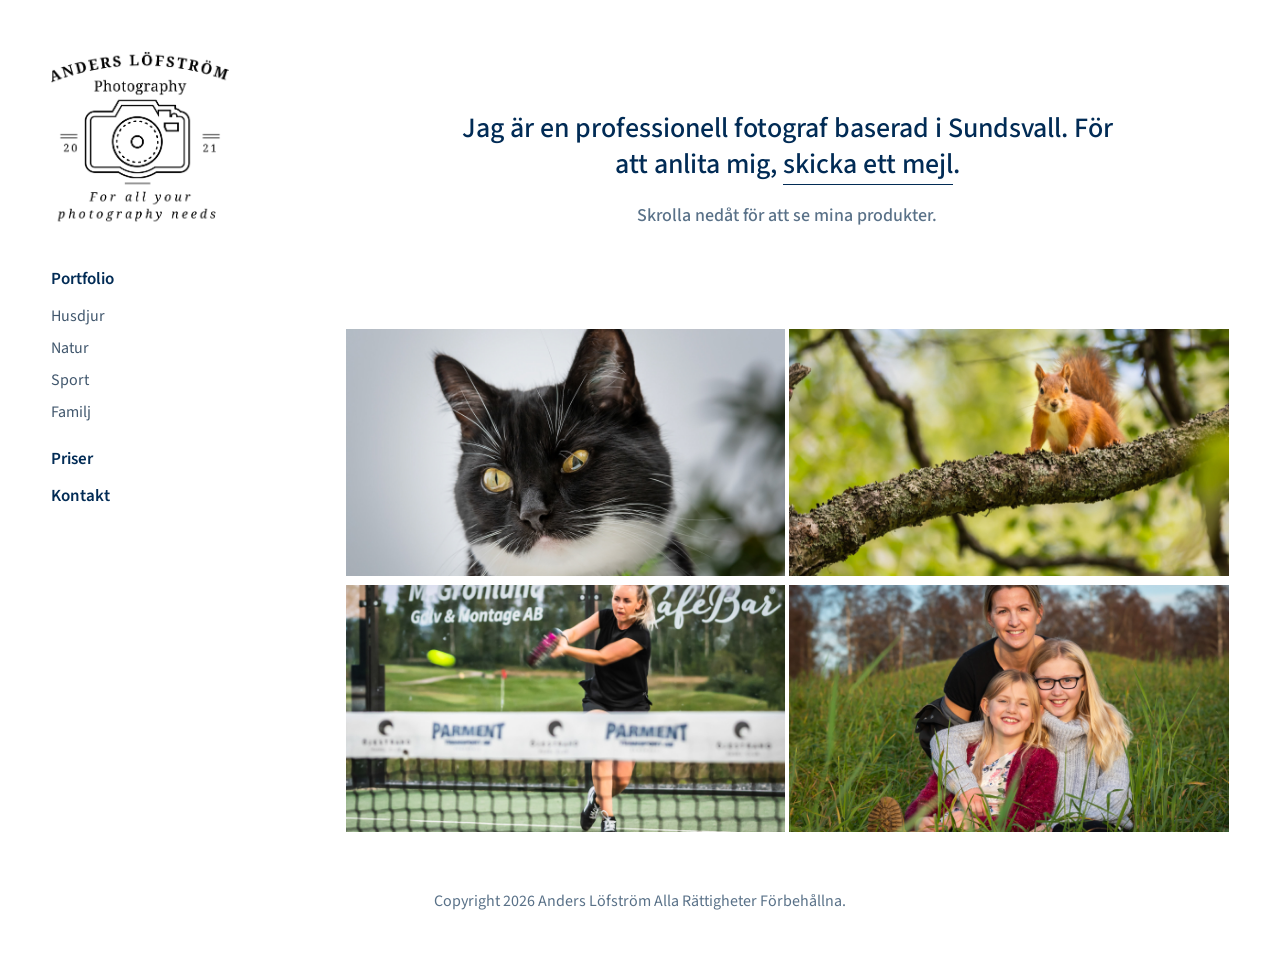
<file: index.html>
<!DOCTYPE html>
<html lang="sv">
<head>
<meta charset="utf-8">
<meta name="viewport" content="width=device-width, initial-scale=1">
<title>Anders Löfström Foto</title>
<meta name="description" content="Anders Löfström - professionell fotograf baserad i Sundsvall. Husdjur, natur, sport och familj.">
<link rel="stylesheet" href="assets/site.css">
<link rel="icon" type="image/png" href="assets/favicon.png">
</head>
<body>
<div class="site">
<aside class="sidebar">
<header class="site-header">
<a class="logo" href=""><img src="images/logo.png" alt="Anders Löfström Photography" width="178" height="178"></a>
<button class="hamburger" type="button" aria-label="Öppna menyn" aria-expanded="false"><i></i><i></i><i></i></button>
</header>
<nav class="site-nav" aria-label="Meny">
<ul>
<li class="gallery-title"><a href="" class="active">Portfolio</a></li>
<li class="project-title"><a href="husdjur/">Husdjur</a></li>
<li class="project-title"><a href="natur/">Natur</a></li>
<li class="project-title"><a href="sport/">Sport</a></li>
<li class="project-title"><a href="familj/">Familj</a></li>
</ul>
<div class="page-title"><a href="priser/">Priser</a></div>
<div class="page-title"><a href="kontakt/">Kontakt</a></div>
</nav>
</aside>
<main>
<section class="masthead">
<h1>Jag är en professionell fotograf baserad i Sundsvall. För att anlita mig, <a href="mailto:anders@anderslofstrom.com">skicka ett mejl</a>.</h1>
<p>Skrolla nedåt för att se mina produkter.</p>
</section>
<section class="project-covers">
<a class="project-cover" href="husdjur/">
<img src="images/covers/pets.jpg" alt="Husdjur" loading="lazy" width="1920" height="1080">
<span class="details"><span class="date">2020</span><span class="title">Husdjur</span></span>
</a>
<a class="project-cover" href="natur/">
<img src="images/covers/nature.jpg" alt="Natur" loading="lazy" width="1920" height="1080">
<span class="details"><span class="date">2020</span><span class="title">Natur</span></span>
</a>
<a class="project-cover" href="sport/">
<img src="images/covers/sports.jpg" alt="Sport" loading="lazy" width="1920" height="1080">
<span class="details"><span class="date">2020</span><span class="title">Sport</span></span>
</a>
<a class="project-cover" href="familj/">
<img src="images/covers/family.jpg" alt="Familj" loading="lazy" width="1920" height="1080">
<span class="details"><span class="date">2020</span><span class="title">Familj</span></span>
</a>
</section>
</main>
</div>
<footer class="site-footer">Copyright 2026 Anders Löfström Alla Rättigheter Förbehållna.</footer>
<script src="assets/site.js" defer></script>
</body>
</html>
</file>
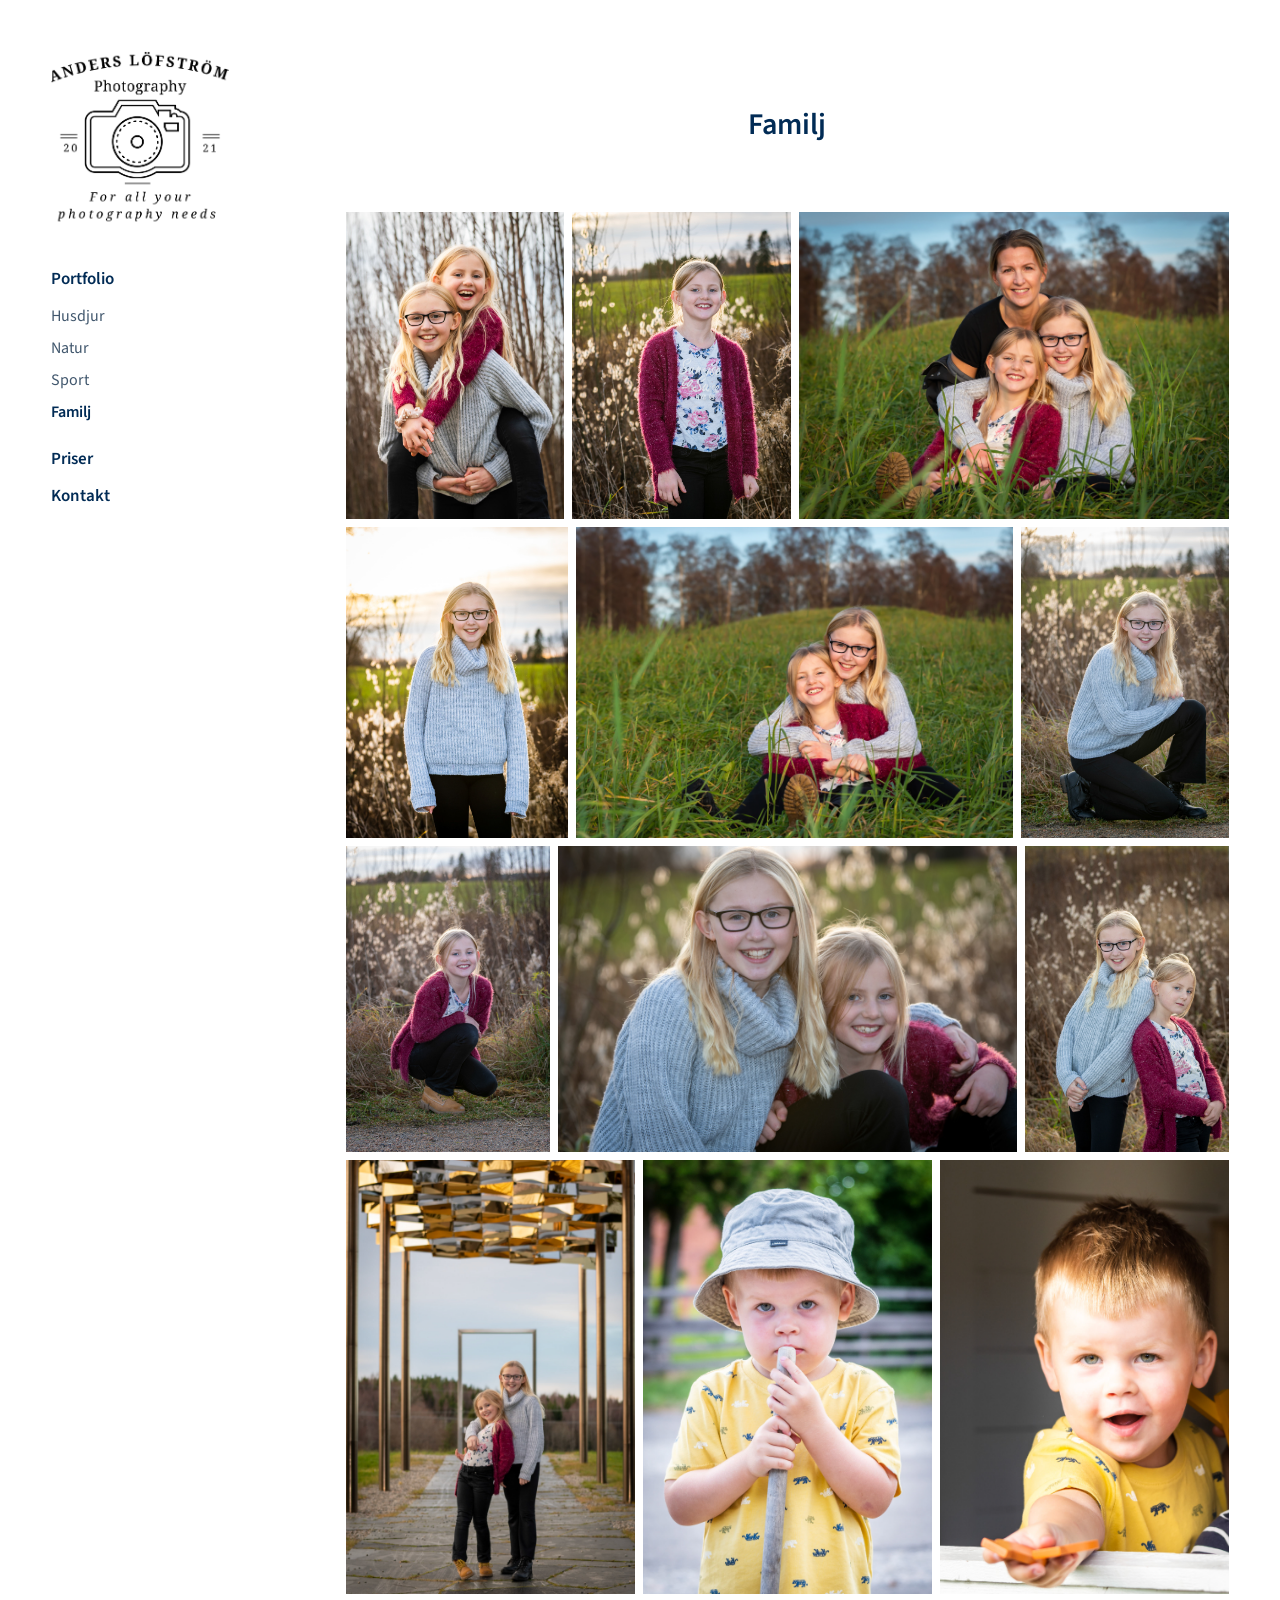
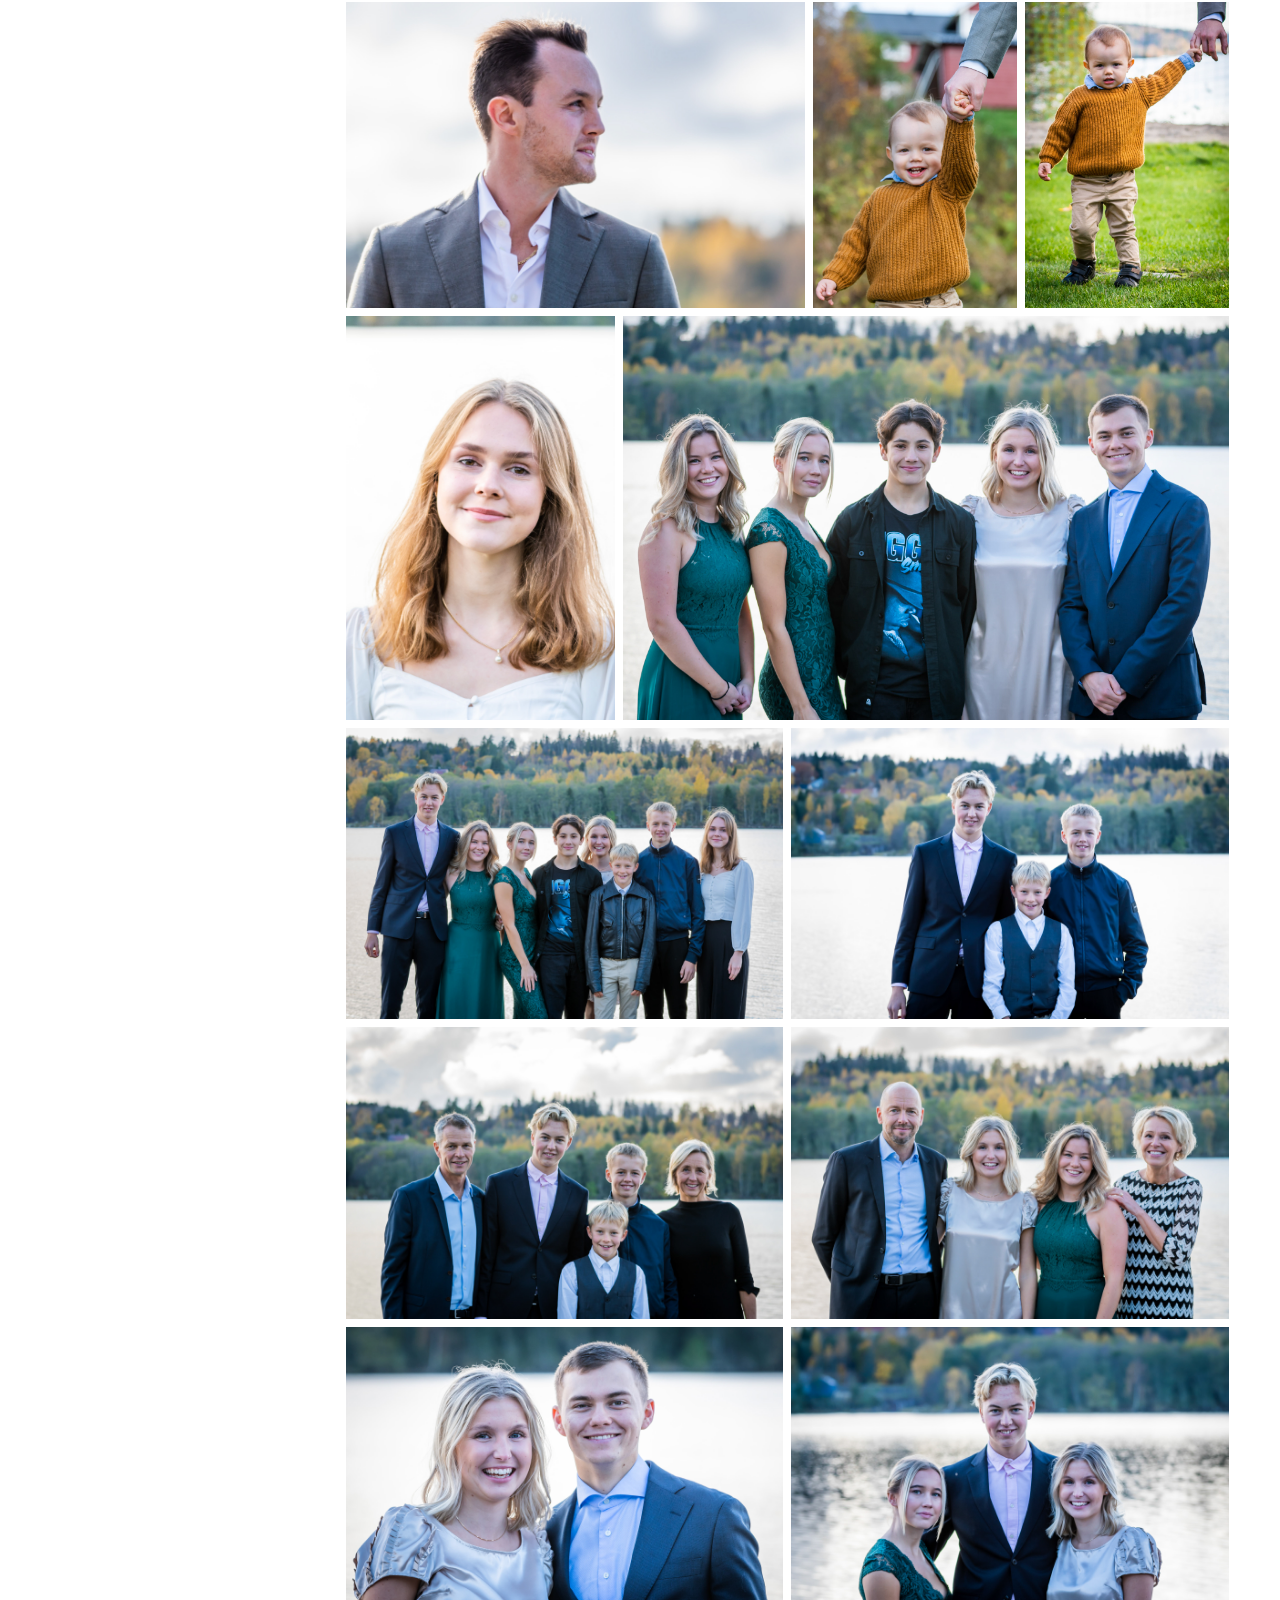
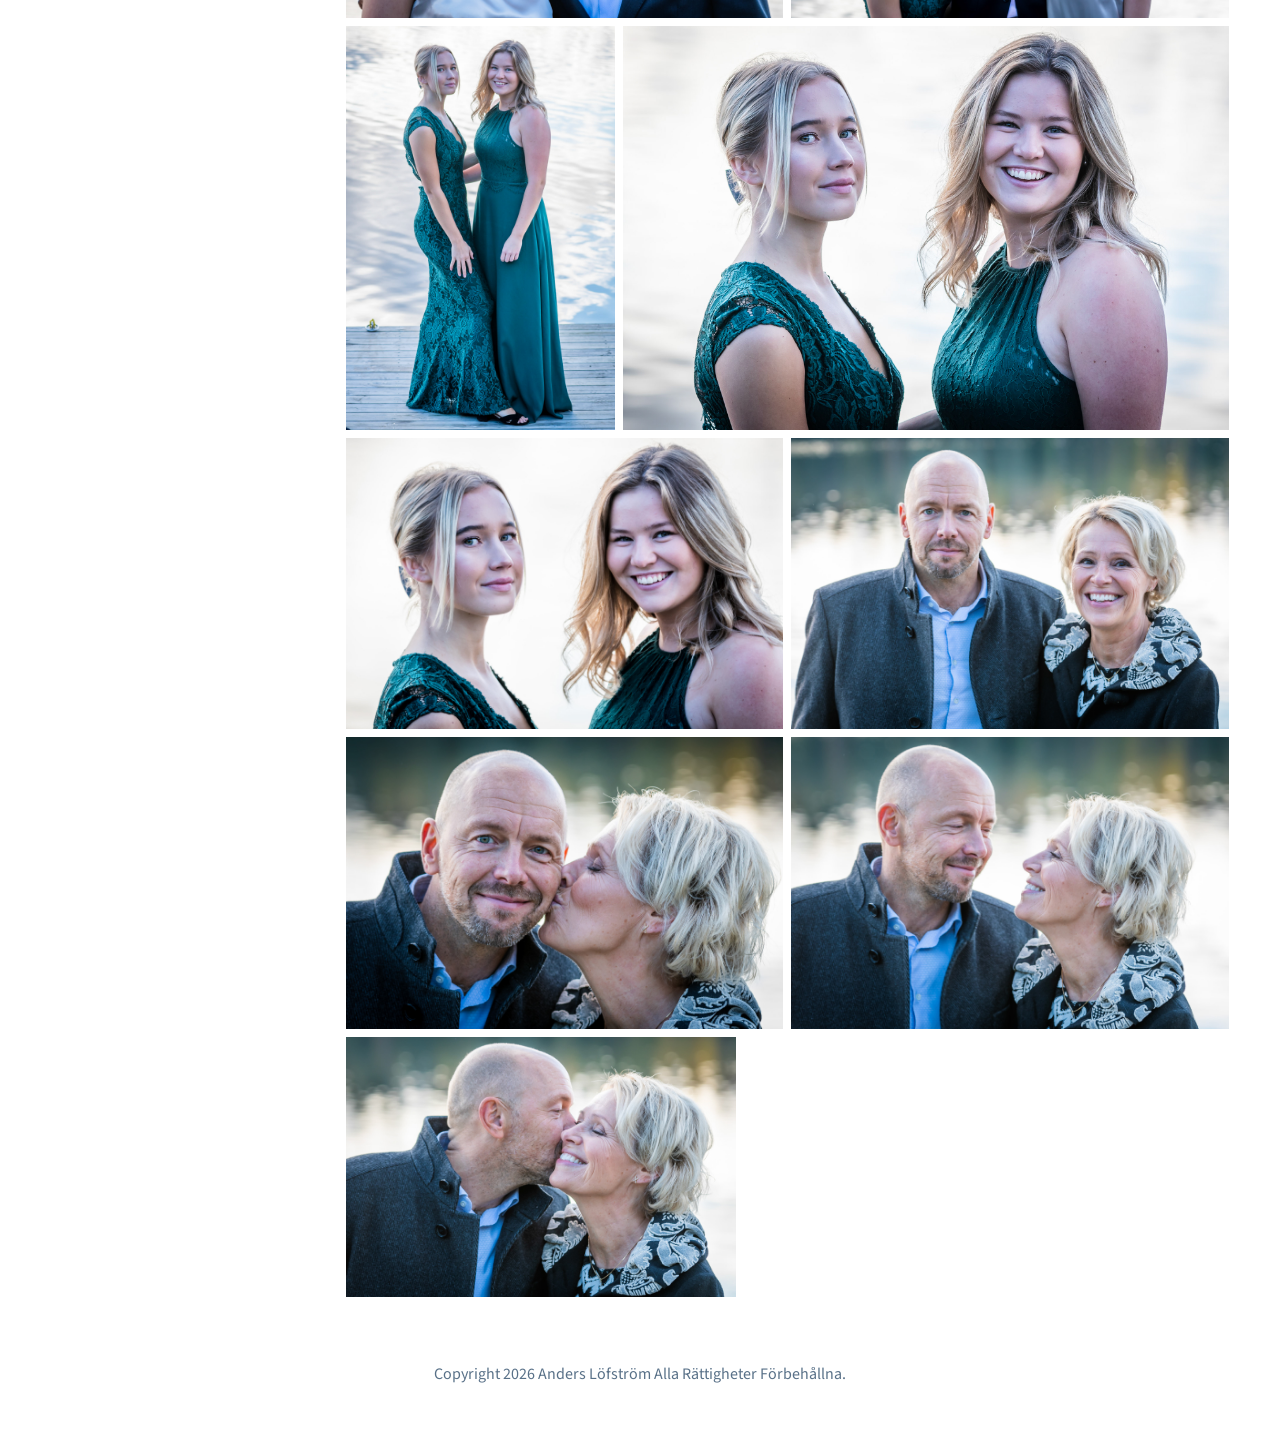
<file: familj/index.html>
<!DOCTYPE html>
<html lang="sv">
<head>
<meta charset="utf-8">
<meta name="viewport" content="width=device-width, initial-scale=1">
<title>Anders Löfström Foto - Familj</title>
<meta name="description" content="Anders Löfström - professionell fotograf baserad i Sundsvall. Husdjur, natur, sport och familj.">
<link rel="stylesheet" href="../assets/site.css">
<link rel="icon" type="image/png" href="../assets/favicon.png">
</head>
<body>
<div class="site">
<aside class="sidebar">
<header class="site-header">
<a class="logo" href="../"><img src="../images/logo.png" alt="Anders Löfström Photography" width="178" height="178"></a>
<button class="hamburger" type="button" aria-label="Öppna menyn" aria-expanded="false"><i></i><i></i><i></i></button>
</header>
<nav class="site-nav" aria-label="Meny">
<ul>
<li class="gallery-title"><a href="../">Portfolio</a></li>
<li class="project-title"><a href="../husdjur/">Husdjur</a></li>
<li class="project-title"><a href="../natur/">Natur</a></li>
<li class="project-title"><a href="../sport/">Sport</a></li>
<li class="project-title"><a href="../familj/" class="active">Familj</a></li>
</ul>
<div class="page-title"><a href="../priser/">Priser</a></div>
<div class="page-title"><a href="../kontakt/">Kontakt</a></div>
</nav>
</aside>
<main>
<section class="page-header"><h1>Familj</h1></section>
<section class="grid" data-gallery>
<a class="grid-item" href="../images/family/family_01.jpg" style="--r:0.71387;flex-grow:185.605"><img src="../images/family/family_01.jpg" alt="Familj, bild 1" loading="lazy" width="1462" height="2048"><span class="filler" style="padding-bottom:140.08208%"></span></a>
<a class="grid-item" href="../images/family/family_02.jpg" style="--r:0.71387;flex-grow:185.605"><img src="../images/family/family_02.jpg" alt="Familj, bild 2" loading="lazy" width="1462" height="2048"><span class="filler" style="padding-bottom:140.08208%"></span></a>
<a class="grid-item" href="../images/family/family_03.jpg" style="--r:1.40146;flex-grow:364.38"><img src="../images/family/family_03.jpg" alt="Familj, bild 3" loading="lazy" width="1920" height="1370"><span class="filler" style="padding-bottom:71.35417%"></span></a>
<a class="grid-item" href="../images/family/family_04.jpg" style="--r:0.71387;flex-grow:185.605"><img src="../images/family/family_04.jpg" alt="Familj, bild 4" loading="lazy" width="1462" height="2048"><span class="filler" style="padding-bottom:140.08208%"></span></a>
<a class="grid-item" href="../images/family/family_05.jpg" style="--r:1.40146;flex-grow:364.38"><img src="../images/family/family_05.jpg" alt="Familj, bild 5" loading="lazy" width="1920" height="1370"><span class="filler" style="padding-bottom:71.35417%"></span></a>
<a class="grid-item" href="../images/family/family_06.jpg" style="--r:0.6665;flex-grow:173.291"><img src="../images/family/family_06.jpg" alt="Familj, bild 6" loading="lazy" width="1365" height="2048"><span class="filler" style="padding-bottom:150.03663%"></span></a>
<a class="grid-item" href="../images/family/family_07.jpg" style="--r:0.6665;flex-grow:173.291"><img src="../images/family/family_07.jpg" alt="Familj, bild 7" loading="lazy" width="1365" height="2048"><span class="filler" style="padding-bottom:150.03663%"></span></a>
<a class="grid-item" href="../images/family/family_08.jpg" style="--r:1.50117;flex-grow:390.305"><img src="../images/family/family_08.jpg" alt="Familj, bild 8" loading="lazy" width="1920" height="1279"><span class="filler" style="padding-bottom:66.61458%"></span></a>
<a class="grid-item" href="../images/family/family_09.jpg" style="--r:0.6665;flex-grow:173.291"><img src="../images/family/family_09.jpg" alt="Familj, bild 9" loading="lazy" width="1365" height="2048"><span class="filler" style="padding-bottom:150.03663%"></span></a>
<a class="grid-item" href="../images/family/family_10.jpg" style="--r:0.6665;flex-grow:173.291"><img src="../images/family/family_10.jpg" alt="Familj, bild 10" loading="lazy" width="1365" height="2048"><span class="filler" style="padding-bottom:150.03663%"></span></a>
<a class="grid-item" href="../images/family/family_11.jpg" style="--r:0.6665;flex-grow:173.291"><img src="../images/family/family_11.jpg" alt="Familj, bild 11" loading="lazy" width="1365" height="2048"><span class="filler" style="padding-bottom:150.03663%"></span></a>
<a class="grid-item" href="../images/family/family_12.jpg" style="--r:0.66699;flex-grow:173.418"><img src="../images/family/family_12.jpg" alt="Familj, bild 12" loading="lazy" width="1366" height="2048"><span class="filler" style="padding-bottom:149.92679%"></span></a>
<a class="grid-item" href="../images/family/family_13.jpg" style="--r:1.50117;flex-grow:390.305"><img src="../images/family/family_13.jpg" alt="Familj, bild 13" loading="lazy" width="1920" height="1279"><span class="filler" style="padding-bottom:66.61458%"></span></a>
<a class="grid-item" href="../images/family/family_14.jpg" style="--r:0.6665;flex-grow:173.291"><img src="../images/family/family_14.jpg" alt="Familj, bild 14" loading="lazy" width="1365" height="2048"><span class="filler" style="padding-bottom:150.03663%"></span></a>
<a class="grid-item" href="../images/family/family_15.jpg" style="--r:0.6665;flex-grow:173.291"><img src="../images/family/family_15.jpg" alt="Familj, bild 15" loading="lazy" width="1365" height="2048"><span class="filler" style="padding-bottom:150.03663%"></span></a>
<a class="grid-item" href="../images/family/family_16.jpg" style="--r:0.6665;flex-grow:173.291"><img src="../images/family/family_16.jpg" alt="Familj, bild 16" loading="lazy" width="1365" height="2048"><span class="filler" style="padding-bottom:150.03663%"></span></a>
<a class="grid-item" href="../images/family/family_17.jpg" style="--r:1.50117;flex-grow:390.305"><img src="../images/family/family_17.jpg" alt="Familj, bild 17" loading="lazy" width="1920" height="1279"><span class="filler" style="padding-bottom:66.61458%"></span></a>
<a class="grid-item" href="../images/family/family_18.jpg" style="--r:1.50117;flex-grow:390.305"><img src="../images/family/family_18.jpg" alt="Familj, bild 18" loading="lazy" width="1920" height="1279"><span class="filler" style="padding-bottom:66.61458%"></span></a>
<a class="grid-item" href="../images/family/family_19.jpg" style="--r:1.50117;flex-grow:390.305"><img src="../images/family/family_19.jpg" alt="Familj, bild 19" loading="lazy" width="1920" height="1279"><span class="filler" style="padding-bottom:66.61458%"></span></a>
<a class="grid-item" href="../images/family/family_20.jpg" style="--r:1.50117;flex-grow:390.305"><img src="../images/family/family_20.jpg" alt="Familj, bild 20" loading="lazy" width="1920" height="1279"><span class="filler" style="padding-bottom:66.61458%"></span></a>
<a class="grid-item" href="../images/family/family_21.jpg" style="--r:1.50117;flex-grow:390.305"><img src="../images/family/family_21.jpg" alt="Familj, bild 21" loading="lazy" width="1920" height="1279"><span class="filler" style="padding-bottom:66.61458%"></span></a>
<a class="grid-item" href="../images/family/family_22.jpg" style="--r:1.50117;flex-grow:390.305"><img src="../images/family/family_22.jpg" alt="Familj, bild 22" loading="lazy" width="1920" height="1279"><span class="filler" style="padding-bottom:66.61458%"></span></a>
<a class="grid-item" href="../images/family/family_23.jpg" style="--r:1.50117;flex-grow:390.305"><img src="../images/family/family_23.jpg" alt="Familj, bild 23" loading="lazy" width="1920" height="1279"><span class="filler" style="padding-bottom:66.61458%"></span></a>
<a class="grid-item" href="../images/family/family_24.jpg" style="--r:0.66602;flex-grow:173.164"><img src="../images/family/family_24.jpg" alt="Familj, bild 24" loading="lazy" width="1364" height="2048"><span class="filler" style="padding-bottom:150.14663%"></span></a>
<a class="grid-item" href="../images/family/family_25.jpg" style="--r:1.50117;flex-grow:390.305"><img src="../images/family/family_25.jpg" alt="Familj, bild 25" loading="lazy" width="1920" height="1279"><span class="filler" style="padding-bottom:66.61458%"></span></a>
<a class="grid-item" href="../images/family/family_26.jpg" style="--r:1.50117;flex-grow:390.305"><img src="../images/family/family_26.jpg" alt="Familj, bild 26" loading="lazy" width="1920" height="1279"><span class="filler" style="padding-bottom:66.61458%"></span></a>
<a class="grid-item" href="../images/family/family_27.jpg" style="--r:1.50117;flex-grow:390.305"><img src="../images/family/family_27.jpg" alt="Familj, bild 27" loading="lazy" width="1920" height="1279"><span class="filler" style="padding-bottom:66.61458%"></span></a>
<a class="grid-item" href="../images/family/family_28.jpg" style="--r:1.50117;flex-grow:390.305"><img src="../images/family/family_28.jpg" alt="Familj, bild 28" loading="lazy" width="1920" height="1279"><span class="filler" style="padding-bottom:66.61458%"></span></a>
<a class="grid-item" href="../images/family/family_29.jpg" style="--r:1.50117;flex-grow:390.305"><img src="../images/family/family_29.jpg" alt="Familj, bild 29" loading="lazy" width="1920" height="1279"><span class="filler" style="padding-bottom:66.61458%"></span></a>
<a class="grid-item" href="../images/family/family_30.jpg" style="--r:1.50117;flex-grow:390.305"><img src="../images/family/family_30.jpg" alt="Familj, bild 30" loading="lazy" width="1920" height="1279"><span class="filler" style="padding-bottom:66.61458%"></span></a>
<span class="grid-spacer"></span>
</section>
</main>
</div>
<footer class="site-footer">Copyright 2026 Anders Löfström Alla Rättigheter Förbehållna.</footer>
<script src="../assets/site.js" defer></script>
</body>
</html>
</file>
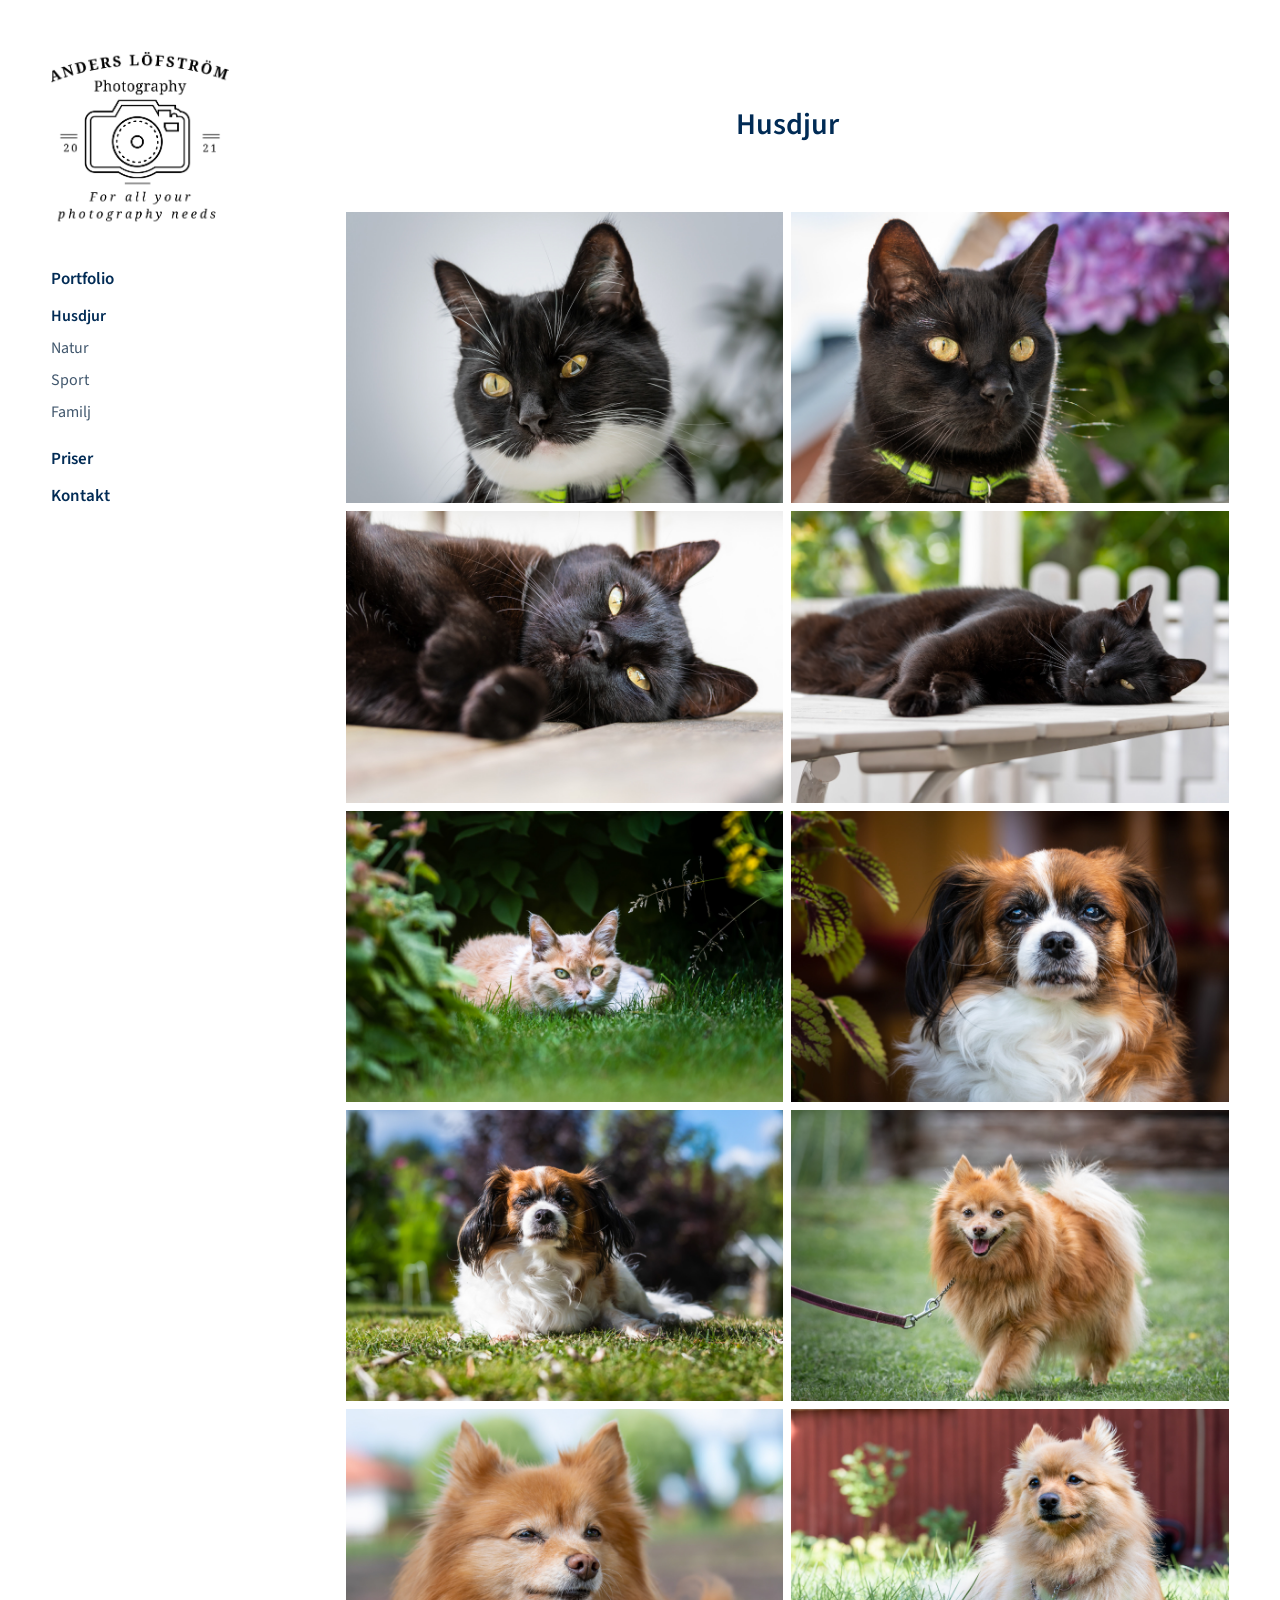
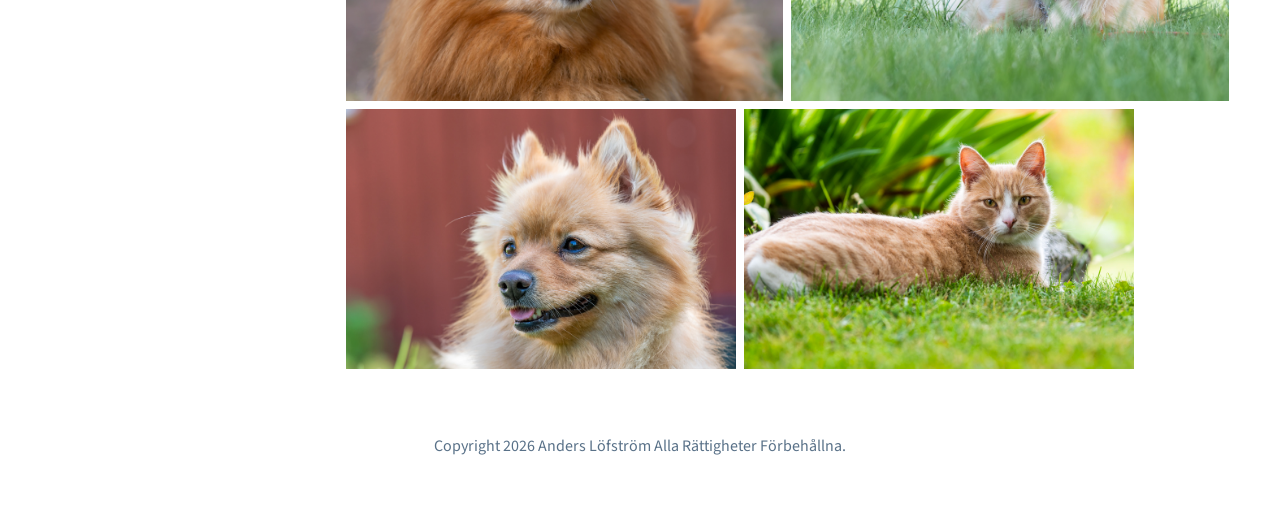
<file: husdjur/index.html>
<!DOCTYPE html>
<html lang="sv">
<head>
<meta charset="utf-8">
<meta name="viewport" content="width=device-width, initial-scale=1">
<title>Anders Löfström Foto - Husdjur</title>
<meta name="description" content="Anders Löfström - professionell fotograf baserad i Sundsvall. Husdjur, natur, sport och familj.">
<link rel="stylesheet" href="../assets/site.css">
<link rel="icon" type="image/png" href="../assets/favicon.png">
</head>
<body>
<div class="site">
<aside class="sidebar">
<header class="site-header">
<a class="logo" href="../"><img src="../images/logo.png" alt="Anders Löfström Photography" width="178" height="178"></a>
<button class="hamburger" type="button" aria-label="Öppna menyn" aria-expanded="false"><i></i><i></i><i></i></button>
</header>
<nav class="site-nav" aria-label="Meny">
<ul>
<li class="gallery-title"><a href="../">Portfolio</a></li>
<li class="project-title"><a href="../husdjur/" class="active">Husdjur</a></li>
<li class="project-title"><a href="../natur/">Natur</a></li>
<li class="project-title"><a href="../sport/">Sport</a></li>
<li class="project-title"><a href="../familj/">Familj</a></li>
</ul>
<div class="page-title"><a href="../priser/">Priser</a></div>
<div class="page-title"><a href="../kontakt/">Kontakt</a></div>
</nav>
</aside>
<main>
<section class="page-header"><h1>Husdjur</h1></section>
<section class="grid" data-gallery>
<a class="grid-item" href="../images/pets/pets_01.jpg" style="--r:1.50117;flex-grow:390.305"><img src="../images/pets/pets_01.jpg" alt="Husdjur, bild 1" loading="lazy" width="1920" height="1279"><span class="filler" style="padding-bottom:66.61458%"></span></a>
<a class="grid-item" href="../images/pets/pets_02.jpg" style="--r:1.50235;flex-grow:390.61"><img src="../images/pets/pets_02.jpg" alt="Husdjur, bild 2" loading="lazy" width="1920" height="1278"><span class="filler" style="padding-bottom:66.5625%"></span></a>
<a class="grid-item" href="../images/pets/pets_03.jpg" style="--r:1.50117;flex-grow:390.305"><img src="../images/pets/pets_03.jpg" alt="Husdjur, bild 3" loading="lazy" width="1920" height="1279"><span class="filler" style="padding-bottom:66.61458%"></span></a>
<a class="grid-item" href="../images/pets/pets_04.jpg" style="--r:1.50235;flex-grow:390.61"><img src="../images/pets/pets_04.jpg" alt="Husdjur, bild 4" loading="lazy" width="1920" height="1278"><span class="filler" style="padding-bottom:66.5625%"></span></a>
<a class="grid-item" href="../images/pets/pets_05.jpg" style="--r:1.50117;flex-grow:390.305"><img src="../images/pets/pets_05.jpg" alt="Husdjur, bild 5" loading="lazy" width="1920" height="1279"><span class="filler" style="padding-bottom:66.61458%"></span></a>
<a class="grid-item" href="../images/pets/pets_06.jpg" style="--r:1.50117;flex-grow:390.305"><img src="../images/pets/pets_06.jpg" alt="Husdjur, bild 6" loading="lazy" width="1920" height="1279"><span class="filler" style="padding-bottom:66.61458%"></span></a>
<a class="grid-item" href="../images/pets/pets_07.jpg" style="--r:1.50117;flex-grow:390.305"><img src="../images/pets/pets_07.jpg" alt="Husdjur, bild 7" loading="lazy" width="1920" height="1279"><span class="filler" style="padding-bottom:66.61458%"></span></a>
<a class="grid-item" href="../images/pets/pets_08.jpg" style="--r:1.5047;flex-grow:391.223"><img src="../images/pets/pets_08.jpg" alt="Husdjur, bild 8" loading="lazy" width="1920" height="1276"><span class="filler" style="padding-bottom:66.45833%"></span></a>
<a class="grid-item" href="../images/pets/pets_09.jpg" style="--r:1.50117;flex-grow:390.305"><img src="../images/pets/pets_09.jpg" alt="Husdjur, bild 9" loading="lazy" width="1920" height="1279"><span class="filler" style="padding-bottom:66.61458%"></span></a>
<a class="grid-item" href="../images/pets/pets_10.jpg" style="--r:1.50235;flex-grow:390.61"><img src="../images/pets/pets_10.jpg" alt="Husdjur, bild 10" loading="lazy" width="1920" height="1278"><span class="filler" style="padding-bottom:66.5625%"></span></a>
<a class="grid-item" href="../images/pets/pets_11.jpg" style="--r:1.50235;flex-grow:390.61"><img src="../images/pets/pets_11.jpg" alt="Husdjur, bild 11" loading="lazy" width="1920" height="1278"><span class="filler" style="padding-bottom:66.5625%"></span></a>
<a class="grid-item" href="../images/pets/pets_12.jpg" style="--r:1.50117;flex-grow:390.305"><img src="../images/pets/pets_12.jpg" alt="Husdjur, bild 12" loading="lazy" width="1920" height="1279"><span class="filler" style="padding-bottom:66.61458%"></span></a>
<span class="grid-spacer"></span>
</section>
</main>
</div>
<footer class="site-footer">Copyright 2026 Anders Löfström Alla Rättigheter Förbehållna.</footer>
<script src="../assets/site.js" defer></script>
</body>
</html>
</file>
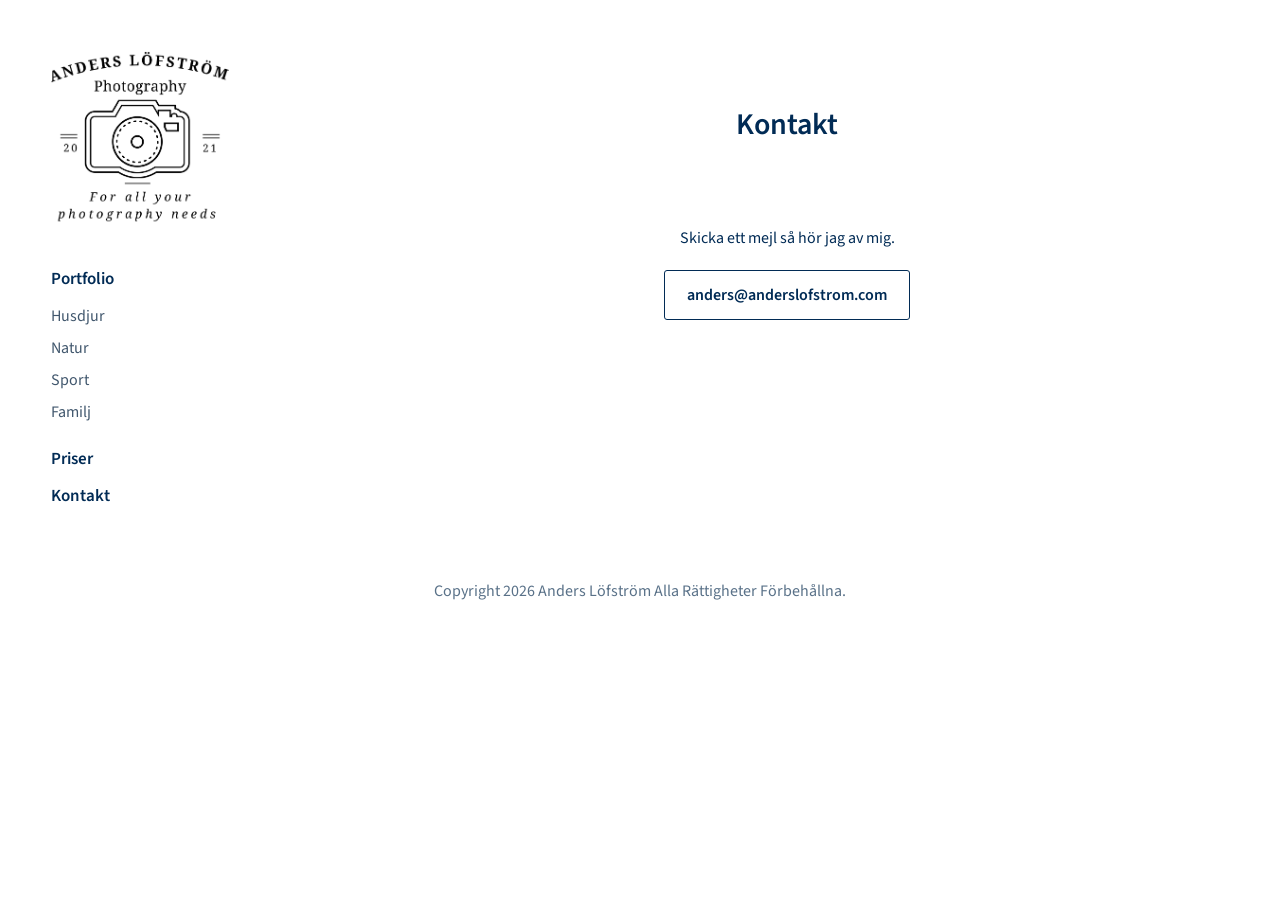
<file: kontakt/index.html>
<!DOCTYPE html>
<html lang="sv">
<head>
<meta charset="utf-8">
<meta name="viewport" content="width=device-width, initial-scale=1">
<title>Anders Löfström Foto - Kontakt</title>
<meta name="description" content="Anders Löfström - professionell fotograf baserad i Sundsvall. Husdjur, natur, sport och familj.">
<link rel="stylesheet" href="../assets/site.css">
<link rel="icon" type="image/png" href="../assets/favicon.png">
</head>
<body>
<div class="site">
<aside class="sidebar">
<header class="site-header">
<a class="logo" href="../"><img src="../images/logo.png" alt="Anders Löfström Photography" width="178" height="178"></a>
<button class="hamburger" type="button" aria-label="Öppna menyn" aria-expanded="false"><i></i><i></i><i></i></button>
</header>
<nav class="site-nav" aria-label="Meny">
<ul>
<li class="gallery-title"><a href="../">Portfolio</a></li>
<li class="project-title"><a href="../husdjur/">Husdjur</a></li>
<li class="project-title"><a href="../natur/">Natur</a></li>
<li class="project-title"><a href="../sport/">Sport</a></li>
<li class="project-title"><a href="../familj/">Familj</a></li>
</ul>
<div class="page-title"><a href="../priser/">Priser</a></div>
<div class="page-title"><a href="../kontakt/" class="active">Kontakt</a></div>
</nav>
</aside>
<main>
<section class="page-header"><h1>Kontakt</h1></section>
<section class="text-module">
<p>Skicka ett mejl så hör jag av mig.</p>
<p><a class="button" href="mailto:anders@anderslofstrom.com">anders@anderslofstrom.com</a></p>
</section>
</main>
</div>
<footer class="site-footer">Copyright 2026 Anders Löfström Alla Rättigheter Förbehållna.</footer>
<script src="../assets/site.js" defer></script>
</body>
</html>
</file>
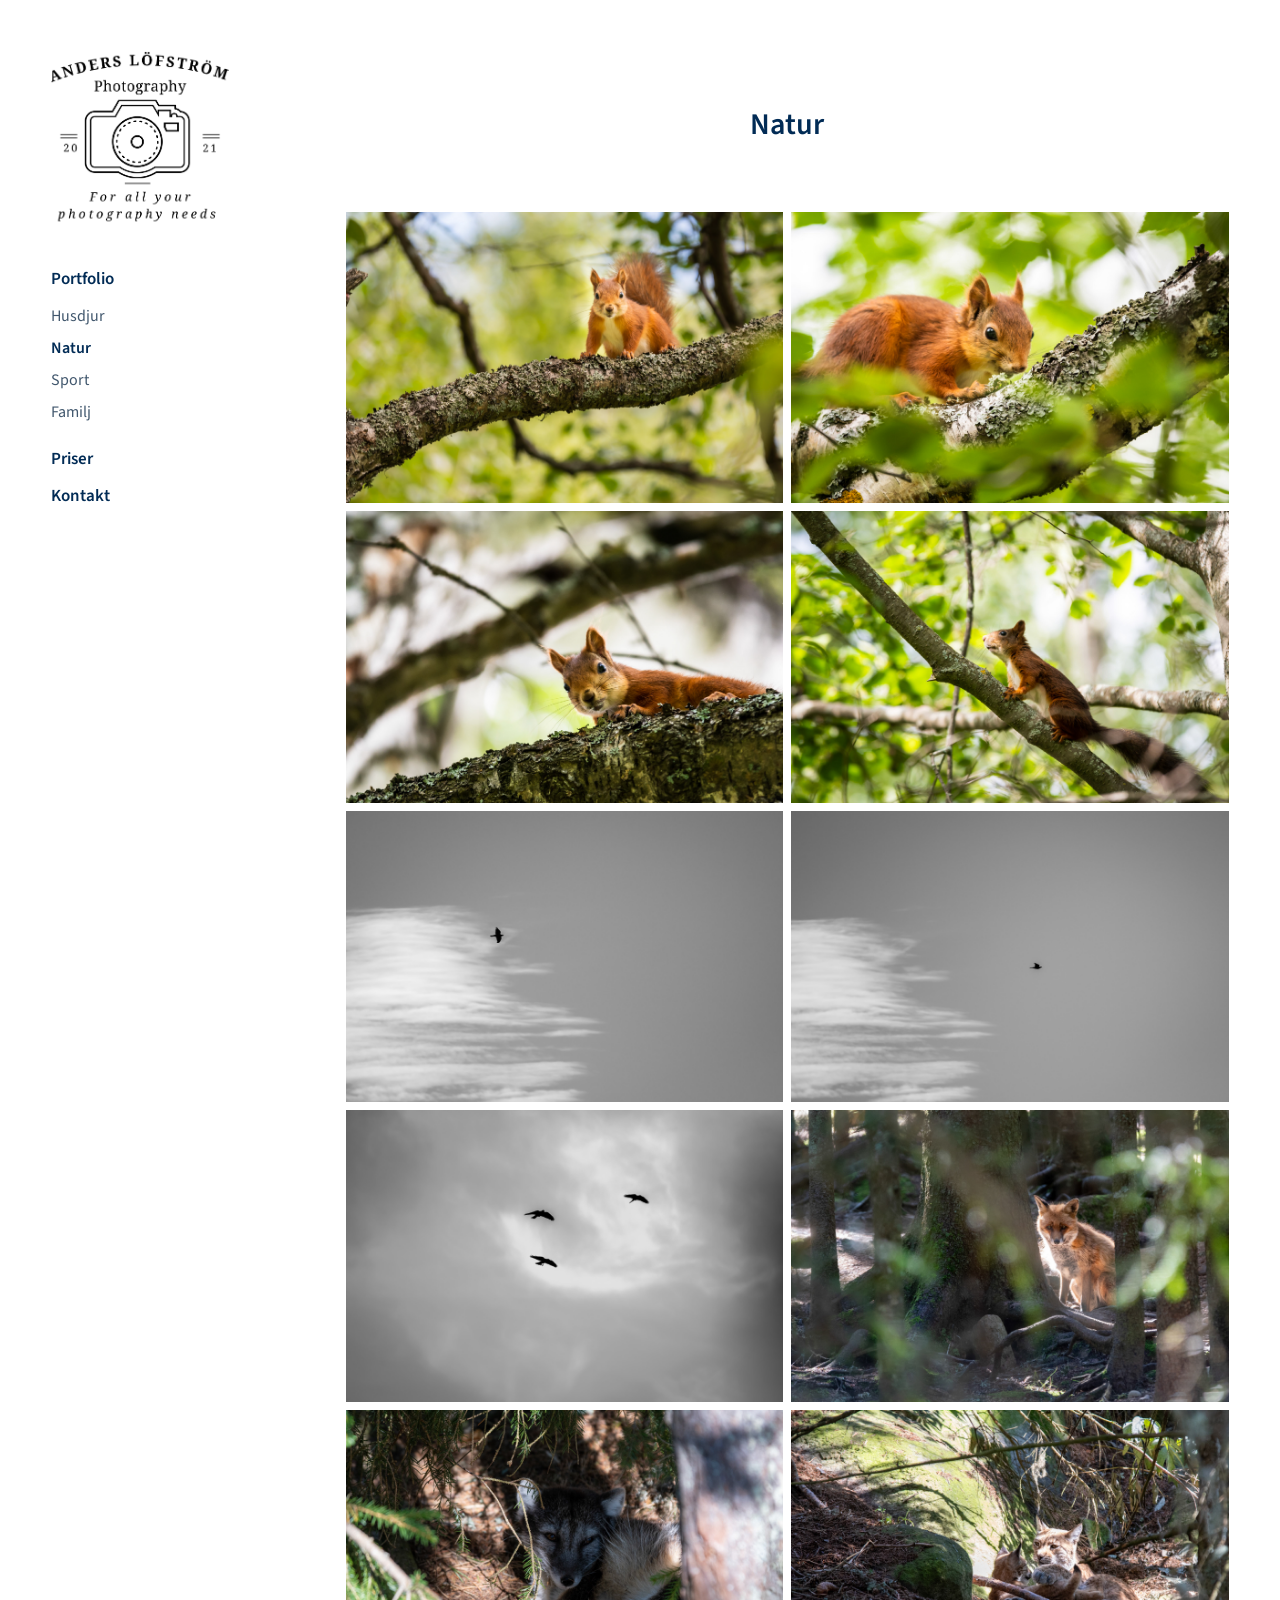
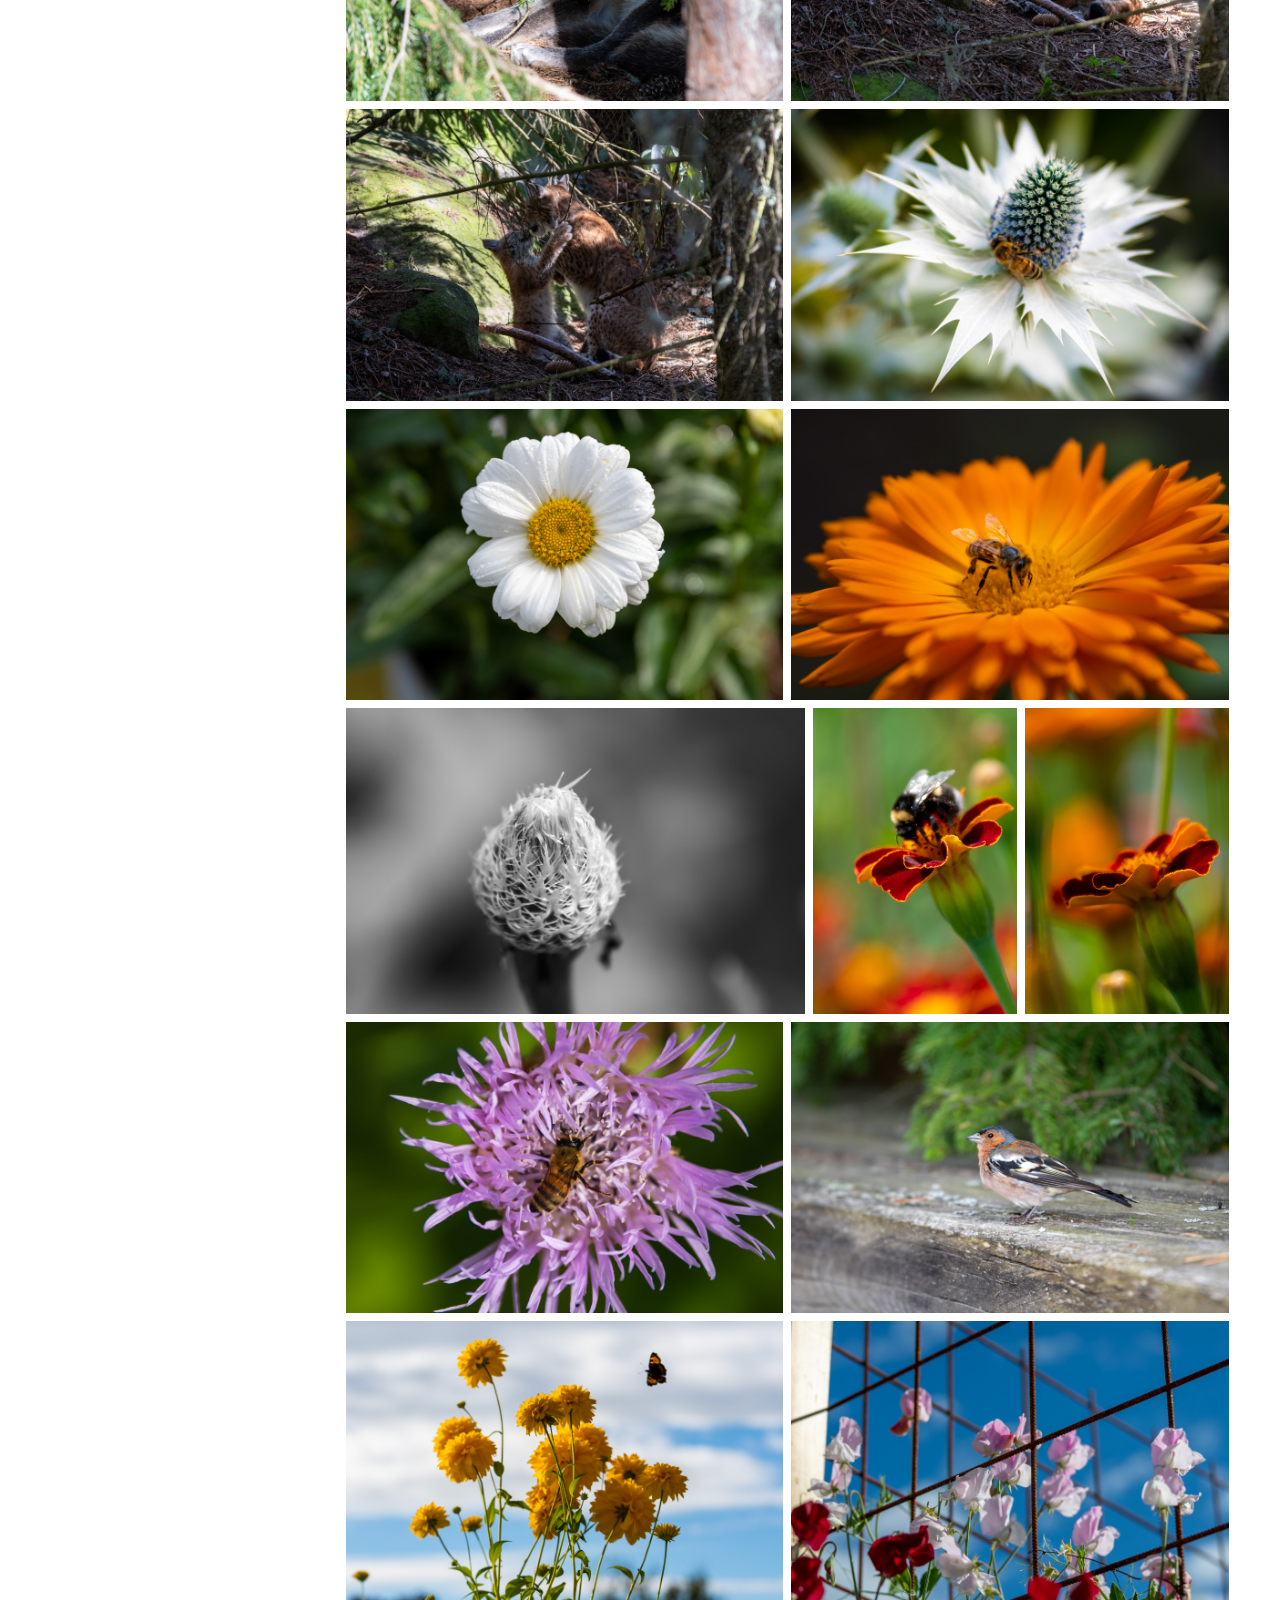
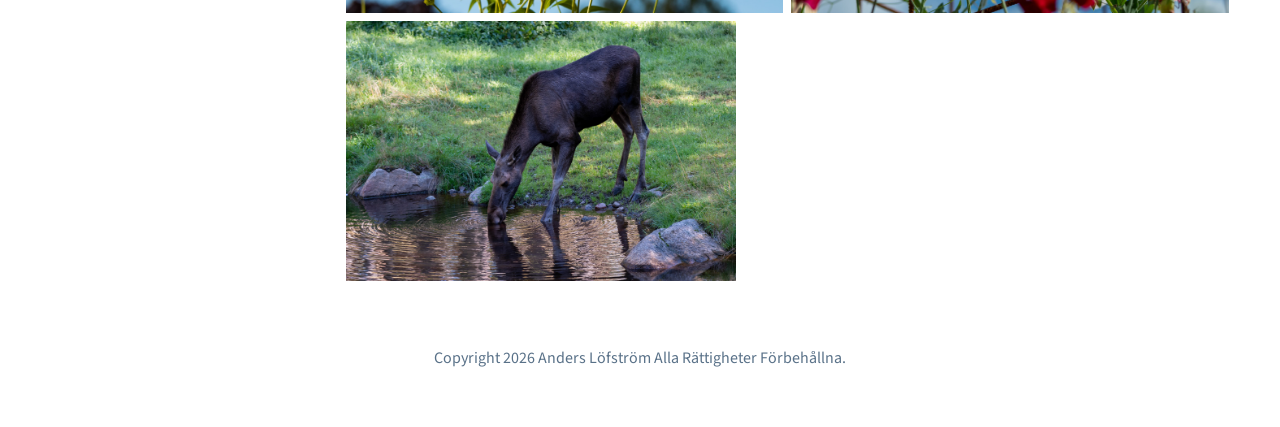
<file: natur/index.html>
<!DOCTYPE html>
<html lang="sv">
<head>
<meta charset="utf-8">
<meta name="viewport" content="width=device-width, initial-scale=1">
<title>Anders Löfström Foto - Natur</title>
<meta name="description" content="Anders Löfström - professionell fotograf baserad i Sundsvall. Husdjur, natur, sport och familj.">
<link rel="stylesheet" href="../assets/site.css">
<link rel="icon" type="image/png" href="../assets/favicon.png">
</head>
<body>
<div class="site">
<aside class="sidebar">
<header class="site-header">
<a class="logo" href="../"><img src="../images/logo.png" alt="Anders Löfström Photography" width="178" height="178"></a>
<button class="hamburger" type="button" aria-label="Öppna menyn" aria-expanded="false"><i></i><i></i><i></i></button>
</header>
<nav class="site-nav" aria-label="Meny">
<ul>
<li class="gallery-title"><a href="../">Portfolio</a></li>
<li class="project-title"><a href="../husdjur/">Husdjur</a></li>
<li class="project-title"><a href="../natur/" class="active">Natur</a></li>
<li class="project-title"><a href="../sport/">Sport</a></li>
<li class="project-title"><a href="../familj/">Familj</a></li>
</ul>
<div class="page-title"><a href="../priser/">Priser</a></div>
<div class="page-title"><a href="../kontakt/">Kontakt</a></div>
</nav>
</aside>
<main>
<section class="page-header"><h1>Natur</h1></section>
<section class="grid" data-gallery>
<a class="grid-item" href="../images/nature/nature_01.jpg" style="--r:1.50235;flex-grow:390.61"><img src="../images/nature/nature_01.jpg" alt="Natur, bild 1" loading="lazy" width="1920" height="1278"><span class="filler" style="padding-bottom:66.5625%"></span></a>
<a class="grid-item" href="../images/nature/nature_02.jpg" style="--r:1.50117;flex-grow:390.305"><img src="../images/nature/nature_02.jpg" alt="Natur, bild 2" loading="lazy" width="1920" height="1279"><span class="filler" style="padding-bottom:66.61458%"></span></a>
<a class="grid-item" href="../images/nature/nature_03.jpg" style="--r:1.50235;flex-grow:390.61"><img src="../images/nature/nature_03.jpg" alt="Natur, bild 3" loading="lazy" width="1920" height="1278"><span class="filler" style="padding-bottom:66.5625%"></span></a>
<a class="grid-item" href="../images/nature/nature_04.jpg" style="--r:1.50117;flex-grow:390.305"><img src="../images/nature/nature_04.jpg" alt="Natur, bild 4" loading="lazy" width="1920" height="1279"><span class="filler" style="padding-bottom:66.61458%"></span></a>
<a class="grid-item" href="../images/nature/nature_05.jpg" style="--r:1.50235;flex-grow:390.61"><img src="../images/nature/nature_05.jpg" alt="Natur, bild 5" loading="lazy" width="1920" height="1278"><span class="filler" style="padding-bottom:66.5625%"></span></a>
<a class="grid-item" href="../images/nature/nature_06.jpg" style="--r:1.50117;flex-grow:390.305"><img src="../images/nature/nature_06.jpg" alt="Natur, bild 6" loading="lazy" width="1920" height="1279"><span class="filler" style="padding-bottom:66.61458%"></span></a>
<a class="grid-item" href="../images/nature/nature_07.jpg" style="--r:1.50117;flex-grow:390.305"><img src="../images/nature/nature_07.jpg" alt="Natur, bild 7" loading="lazy" width="1920" height="1279"><span class="filler" style="padding-bottom:66.61458%"></span></a>
<a class="grid-item" href="../images/nature/nature_08.jpg" style="--r:1.50117;flex-grow:390.305"><img src="../images/nature/nature_08.jpg" alt="Natur, bild 8" loading="lazy" width="1920" height="1279"><span class="filler" style="padding-bottom:66.61458%"></span></a>
<a class="grid-item" href="../images/nature/nature_09.jpg" style="--r:1.50117;flex-grow:390.305"><img src="../images/nature/nature_09.jpg" alt="Natur, bild 9" loading="lazy" width="1920" height="1279"><span class="filler" style="padding-bottom:66.61458%"></span></a>
<a class="grid-item" href="../images/nature/nature_10.jpg" style="--r:1.50117;flex-grow:390.305"><img src="../images/nature/nature_10.jpg" alt="Natur, bild 10" loading="lazy" width="1920" height="1279"><span class="filler" style="padding-bottom:66.61458%"></span></a>
<a class="grid-item" href="../images/nature/nature_11.jpg" style="--r:1.50117;flex-grow:390.305"><img src="../images/nature/nature_11.jpg" alt="Natur, bild 11" loading="lazy" width="1920" height="1279"><span class="filler" style="padding-bottom:66.61458%"></span></a>
<a class="grid-item" href="../images/nature/nature_12.jpg" style="--r:1.50117;flex-grow:390.305"><img src="../images/nature/nature_12.jpg" alt="Natur, bild 12" loading="lazy" width="1920" height="1279"><span class="filler" style="padding-bottom:66.61458%"></span></a>
<a class="grid-item" href="../images/nature/nature_13.jpg" style="--r:1.50117;flex-grow:390.305"><img src="../images/nature/nature_13.jpg" alt="Natur, bild 13" loading="lazy" width="1920" height="1279"><span class="filler" style="padding-bottom:66.61458%"></span></a>
<a class="grid-item" href="../images/nature/nature_14.jpg" style="--r:1.50117;flex-grow:390.305"><img src="../images/nature/nature_14.jpg" alt="Natur, bild 14" loading="lazy" width="1920" height="1279"><span class="filler" style="padding-bottom:66.61458%"></span></a>
<a class="grid-item" href="../images/nature/nature_15.jpg" style="--r:1.50235;flex-grow:390.61"><img src="../images/nature/nature_15.jpg" alt="Natur, bild 15" loading="lazy" width="1920" height="1278"><span class="filler" style="padding-bottom:66.5625%"></span></a>
<a class="grid-item" href="../images/nature/nature_16.jpg" style="--r:0.66699;flex-grow:173.418"><img src="../images/nature/nature_16.jpg" alt="Natur, bild 16" loading="lazy" width="1366" height="2048"><span class="filler" style="padding-bottom:149.92679%"></span></a>
<a class="grid-item" href="../images/nature/nature_17.jpg" style="--r:0.6665;flex-grow:173.291"><img src="../images/nature/nature_17.jpg" alt="Natur, bild 17" loading="lazy" width="1365" height="2048"><span class="filler" style="padding-bottom:150.03663%"></span></a>
<a class="grid-item" href="../images/nature/nature_18.jpg" style="--r:1.50117;flex-grow:390.305"><img src="../images/nature/nature_18.jpg" alt="Natur, bild 18" loading="lazy" width="1920" height="1279"><span class="filler" style="padding-bottom:66.61458%"></span></a>
<a class="grid-item" href="../images/nature/nature_19.jpg" style="--r:1.50117;flex-grow:390.305"><img src="../images/nature/nature_19.jpg" alt="Natur, bild 19" loading="lazy" width="1920" height="1279"><span class="filler" style="padding-bottom:66.61458%"></span></a>
<a class="grid-item" href="../images/nature/nature_20.jpg" style="--r:1.50117;flex-grow:390.305"><img src="../images/nature/nature_20.jpg" alt="Natur, bild 20" loading="lazy" width="1920" height="1279"><span class="filler" style="padding-bottom:66.61458%"></span></a>
<a class="grid-item" href="../images/nature/nature_21.jpg" style="--r:1.50117;flex-grow:390.305"><img src="../images/nature/nature_21.jpg" alt="Natur, bild 21" loading="lazy" width="1920" height="1279"><span class="filler" style="padding-bottom:66.61458%"></span></a>
<a class="grid-item" href="../images/nature/nature_22.jpg" style="--r:1.50117;flex-grow:390.305"><img src="../images/nature/nature_22.jpg" alt="Natur, bild 22" loading="lazy" width="1920" height="1279"><span class="filler" style="padding-bottom:66.61458%"></span></a>
<span class="grid-spacer"></span>
</section>
</main>
</div>
<footer class="site-footer">Copyright 2026 Anders Löfström Alla Rättigheter Förbehållna.</footer>
<script src="../assets/site.js" defer></script>
</body>
</html>
</file>
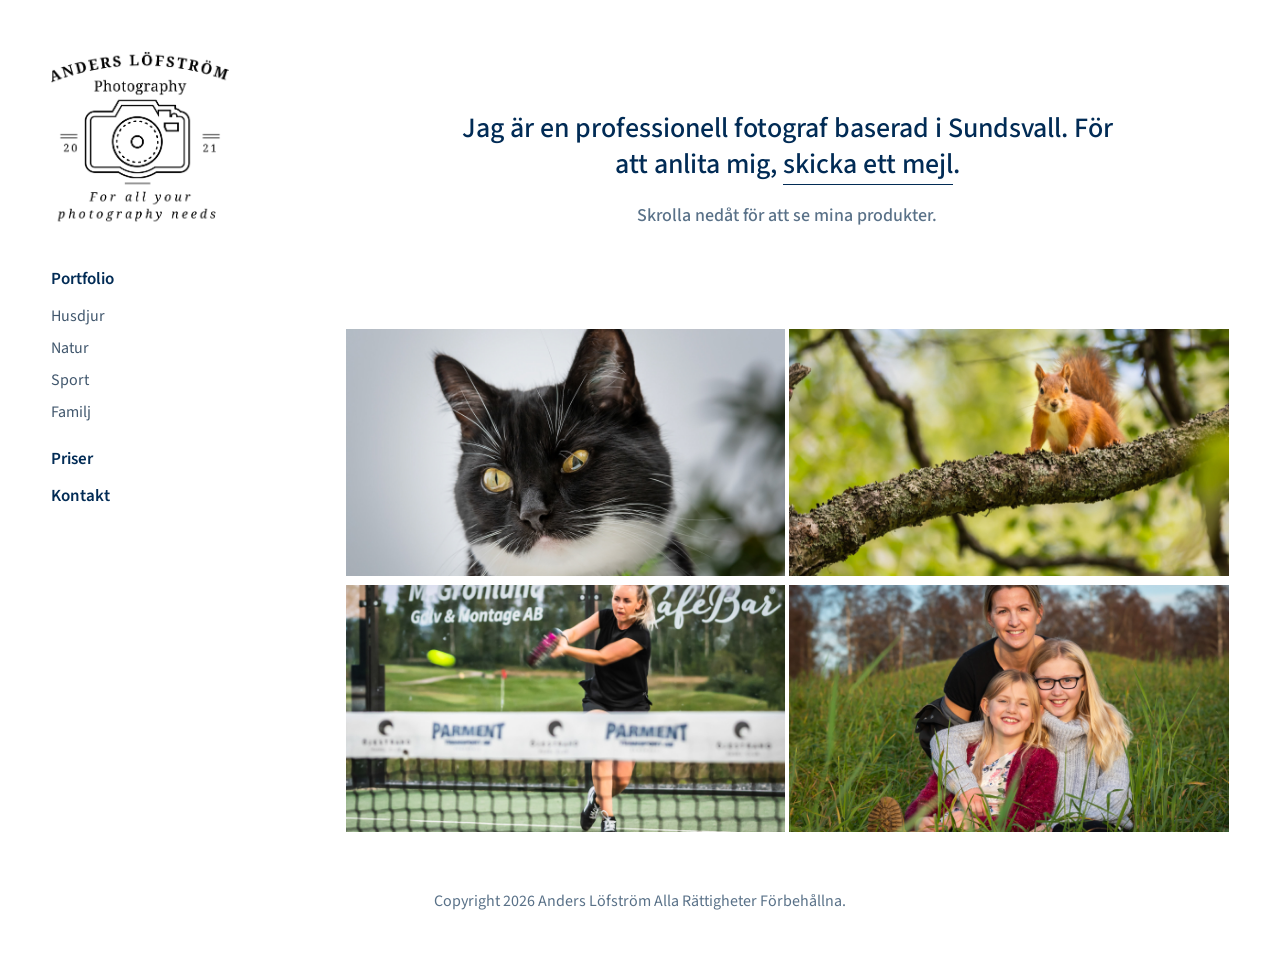
<file: portfolio/index.html>
<!DOCTYPE html>
<html lang="sv"><head><meta charset="utf-8"><title>Anders Löfström Foto</title>
<meta http-equiv="refresh" content="0; url=../">
<link rel="canonical" href="../"></head>
<body><p><a href="../">Till startsidan</a></p></body></html>
</file>
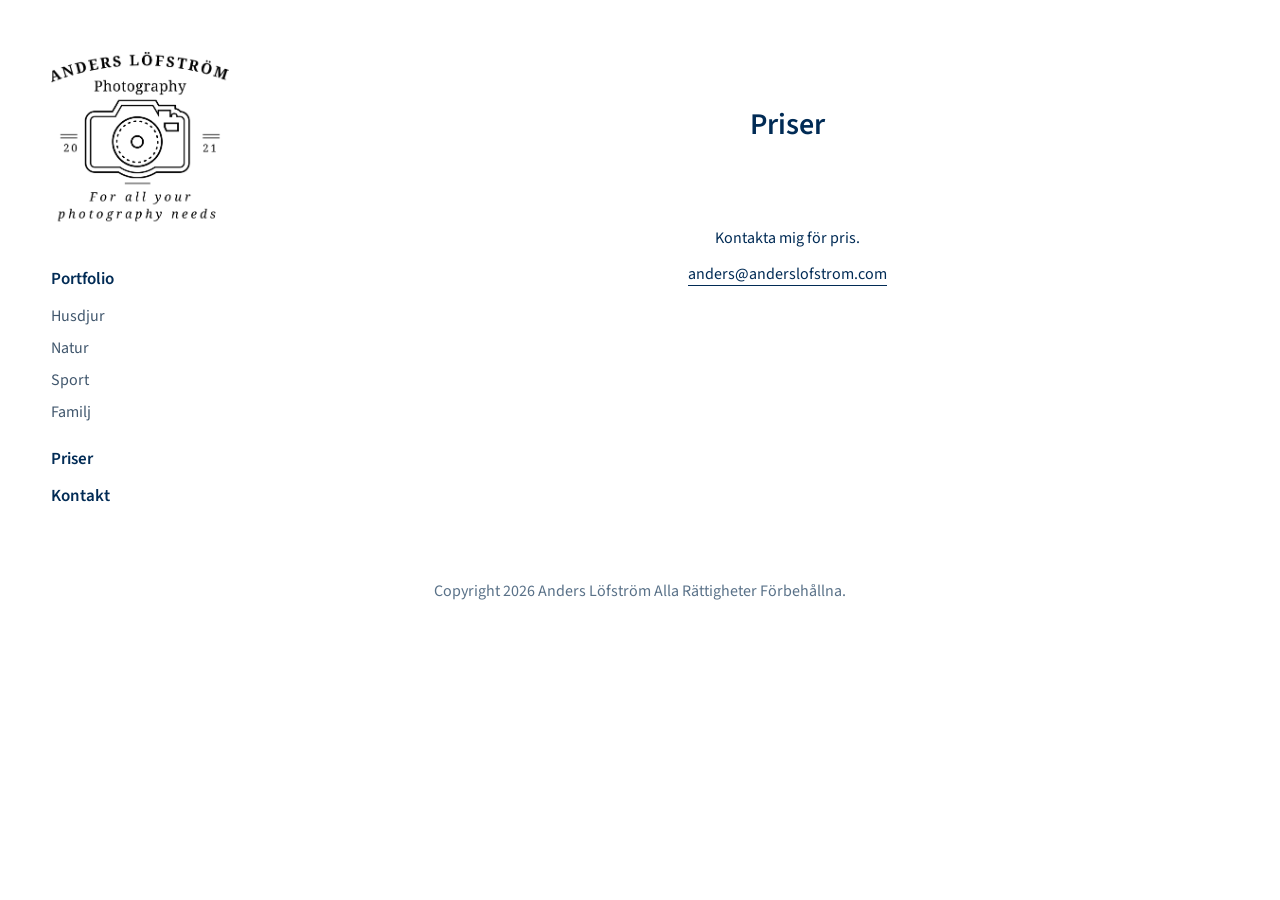
<file: priser/index.html>
<!DOCTYPE html>
<html lang="sv">
<head>
<meta charset="utf-8">
<meta name="viewport" content="width=device-width, initial-scale=1">
<title>Anders Löfström Foto - Priser</title>
<meta name="description" content="Anders Löfström - professionell fotograf baserad i Sundsvall. Husdjur, natur, sport och familj.">
<link rel="stylesheet" href="../assets/site.css">
<link rel="icon" type="image/png" href="../assets/favicon.png">
</head>
<body>
<div class="site">
<aside class="sidebar">
<header class="site-header">
<a class="logo" href="../"><img src="../images/logo.png" alt="Anders Löfström Photography" width="178" height="178"></a>
<button class="hamburger" type="button" aria-label="Öppna menyn" aria-expanded="false"><i></i><i></i><i></i></button>
</header>
<nav class="site-nav" aria-label="Meny">
<ul>
<li class="gallery-title"><a href="../">Portfolio</a></li>
<li class="project-title"><a href="../husdjur/">Husdjur</a></li>
<li class="project-title"><a href="../natur/">Natur</a></li>
<li class="project-title"><a href="../sport/">Sport</a></li>
<li class="project-title"><a href="../familj/">Familj</a></li>
</ul>
<div class="page-title"><a href="../priser/" class="active">Priser</a></div>
<div class="page-title"><a href="../kontakt/">Kontakt</a></div>
</nav>
</aside>
<main>
<section class="page-header"><h1>Priser</h1></section>
<section class="text-module">
<p>Kontakta mig för pris.</p>
<p><a href="mailto:anders@anderslofstrom.com">anders@anderslofstrom.com</a></p>
</section>
</main>
</div>
<footer class="site-footer">Copyright 2026 Anders Löfström Alla Rättigheter Förbehållna.</footer>
<script src="../assets/site.js" defer></script>
</body>
</html>
</file>
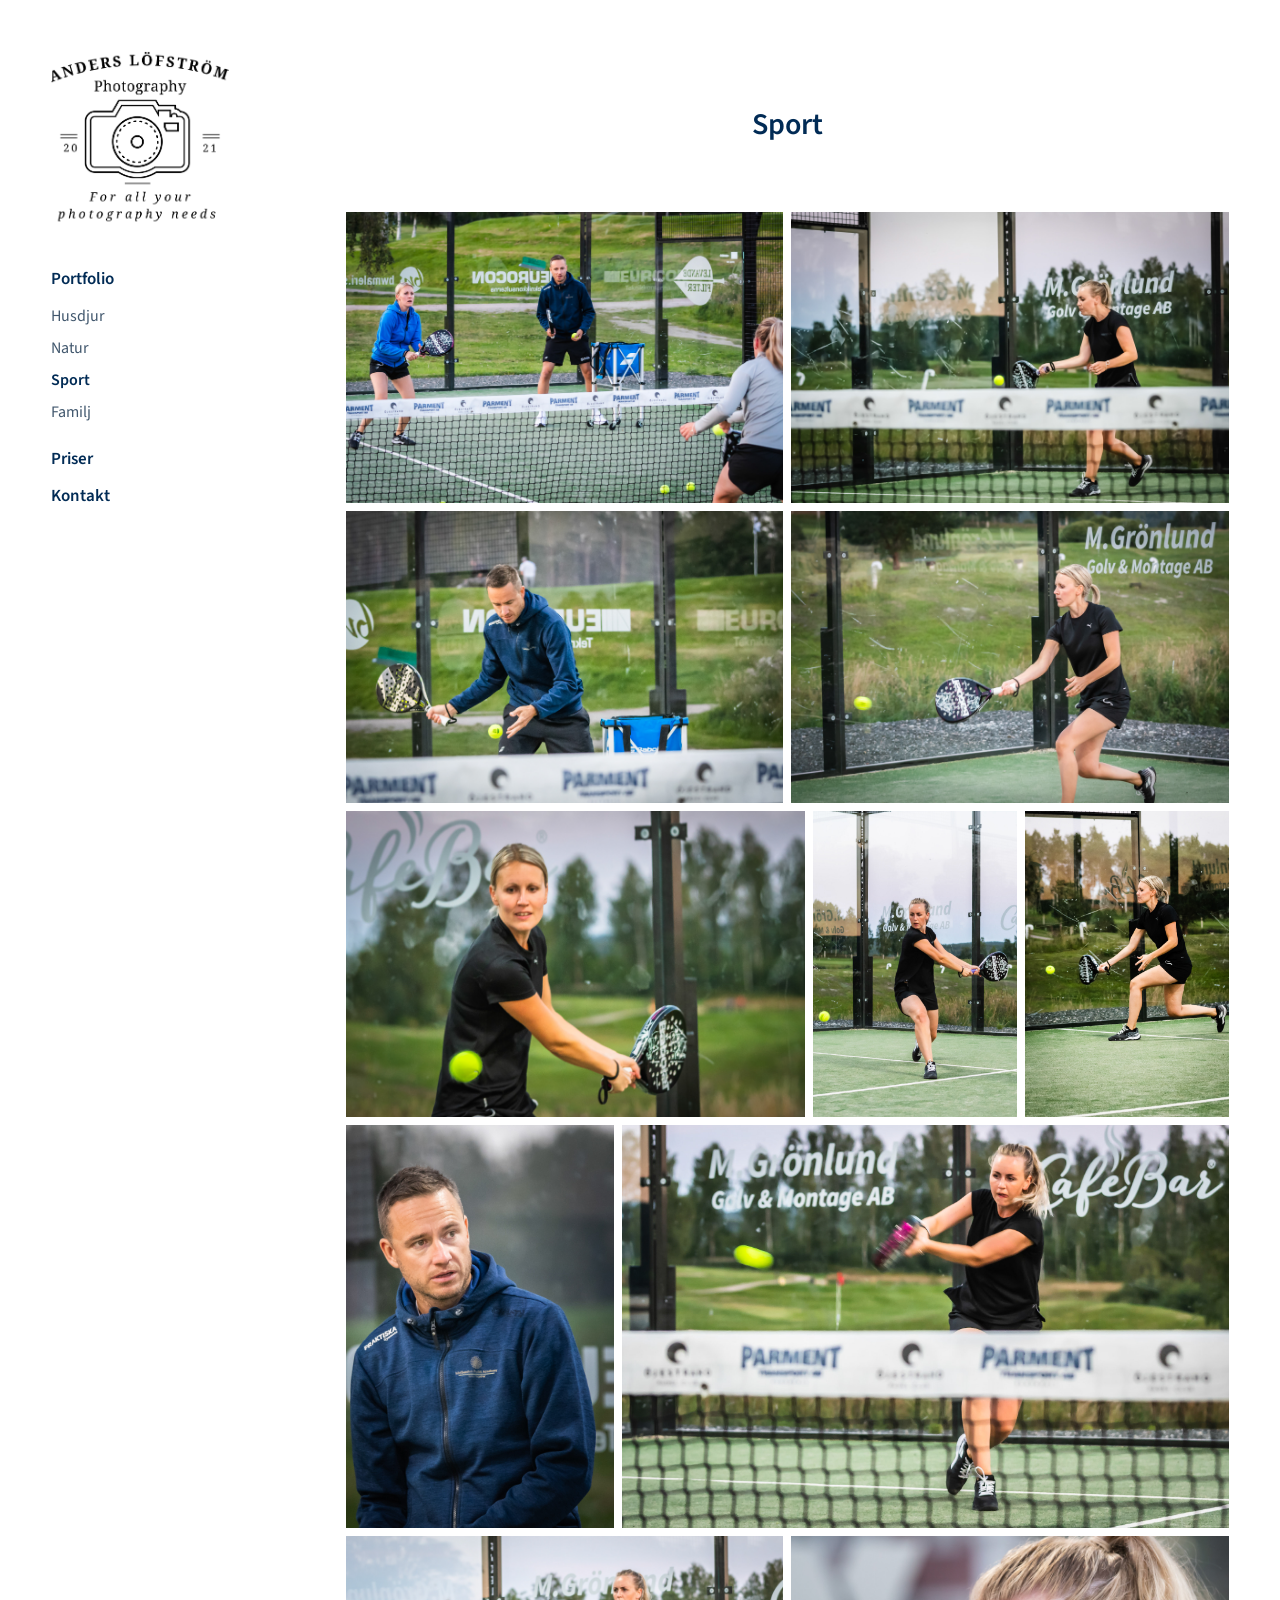
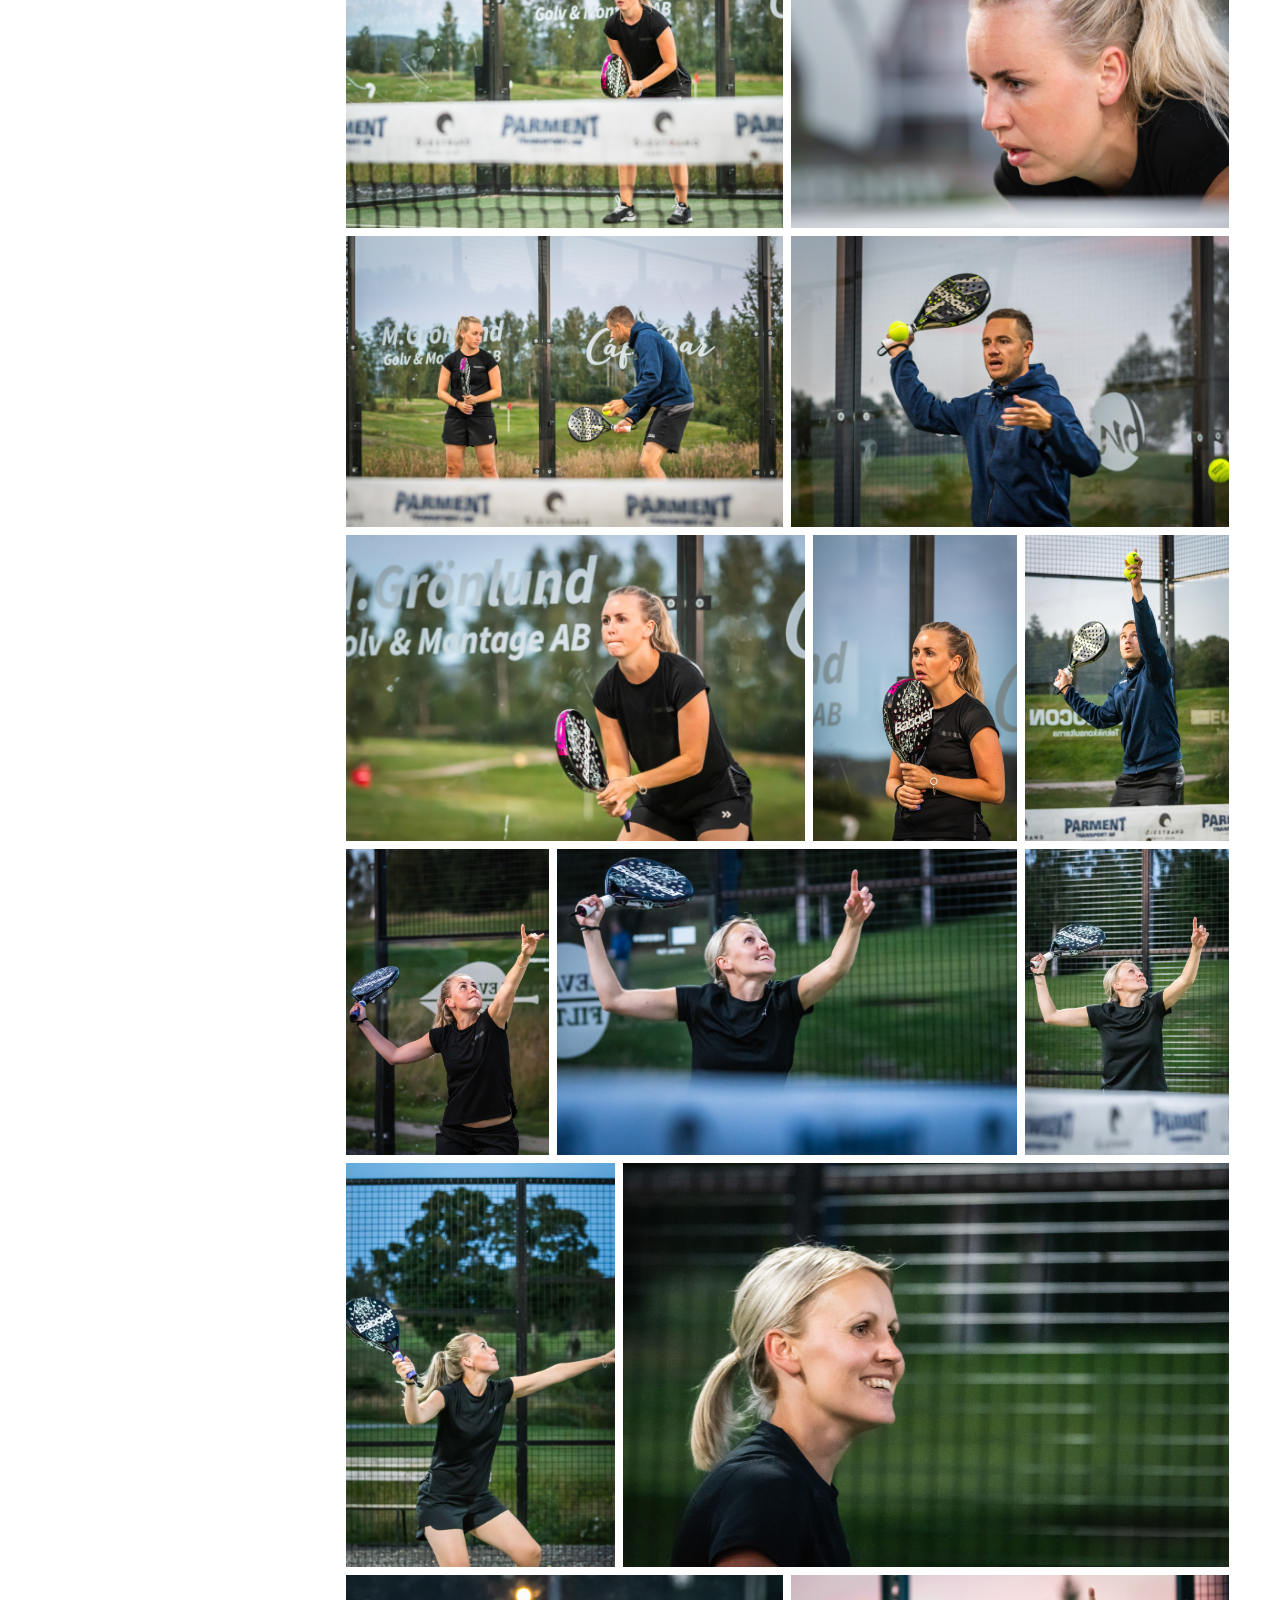
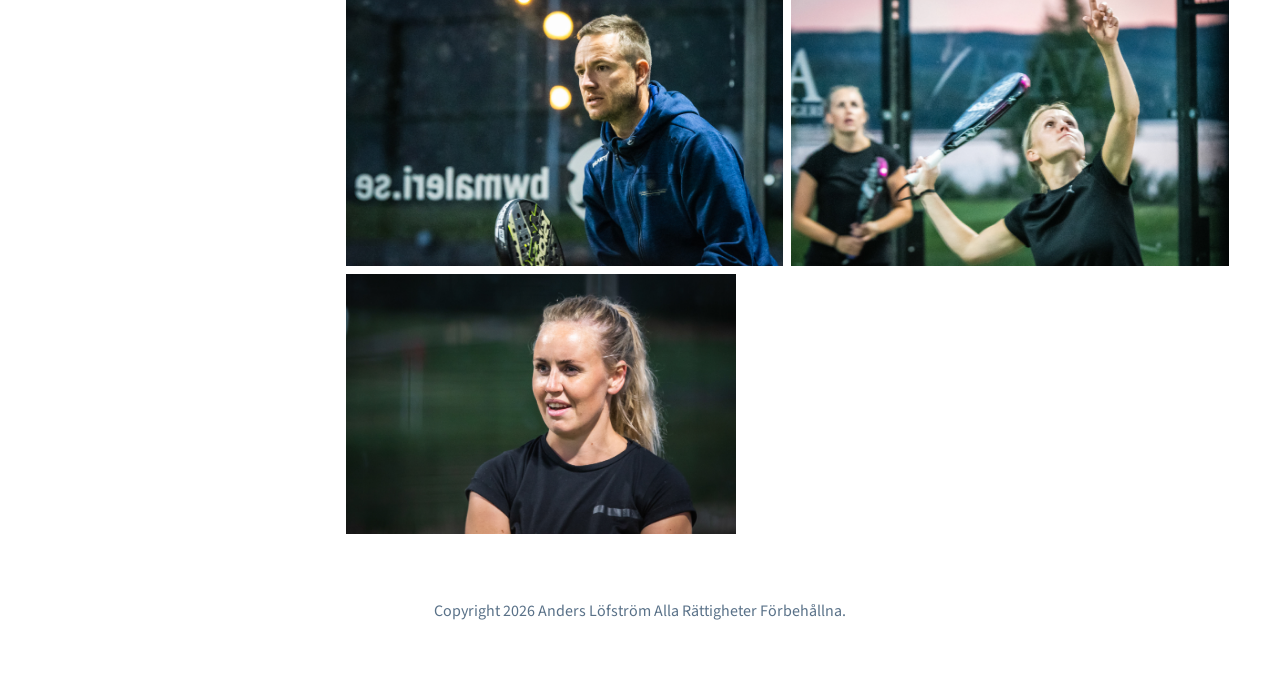
<file: sport/index.html>
<!DOCTYPE html>
<html lang="sv">
<head>
<meta charset="utf-8">
<meta name="viewport" content="width=device-width, initial-scale=1">
<title>Anders Löfström Foto - Sport</title>
<meta name="description" content="Anders Löfström - professionell fotograf baserad i Sundsvall. Husdjur, natur, sport och familj.">
<link rel="stylesheet" href="../assets/site.css">
<link rel="icon" type="image/png" href="../assets/favicon.png">
</head>
<body>
<div class="site">
<aside class="sidebar">
<header class="site-header">
<a class="logo" href="../"><img src="../images/logo.png" alt="Anders Löfström Photography" width="178" height="178"></a>
<button class="hamburger" type="button" aria-label="Öppna menyn" aria-expanded="false"><i></i><i></i><i></i></button>
</header>
<nav class="site-nav" aria-label="Meny">
<ul>
<li class="gallery-title"><a href="../">Portfolio</a></li>
<li class="project-title"><a href="../husdjur/">Husdjur</a></li>
<li class="project-title"><a href="../natur/">Natur</a></li>
<li class="project-title"><a href="../sport/" class="active">Sport</a></li>
<li class="project-title"><a href="../familj/">Familj</a></li>
</ul>
<div class="page-title"><a href="../priser/">Priser</a></div>
<div class="page-title"><a href="../kontakt/">Kontakt</a></div>
</nav>
</aside>
<main>
<section class="page-header"><h1>Sport</h1></section>
<section class="grid" data-gallery>
<a class="grid-item" href="../images/sports/sports_01.jpg" style="--r:1.50235;flex-grow:390.61"><img src="../images/sports/sports_01.jpg" alt="Sport, bild 1" loading="lazy" width="1920" height="1278"><span class="filler" style="padding-bottom:66.5625%"></span></a>
<a class="grid-item" href="../images/sports/sports_02.jpg" style="--r:1.50117;flex-grow:390.305"><img src="../images/sports/sports_02.jpg" alt="Sport, bild 2" loading="lazy" width="1920" height="1279"><span class="filler" style="padding-bottom:66.61458%"></span></a>
<a class="grid-item" href="../images/sports/sports_03.jpg" style="--r:1.50235;flex-grow:390.61"><img src="../images/sports/sports_03.jpg" alt="Sport, bild 3" loading="lazy" width="1920" height="1278"><span class="filler" style="padding-bottom:66.5625%"></span></a>
<a class="grid-item" href="../images/sports/sports_04.jpg" style="--r:1.50235;flex-grow:390.61"><img src="../images/sports/sports_04.jpg" alt="Sport, bild 4" loading="lazy" width="1920" height="1278"><span class="filler" style="padding-bottom:66.5625%"></span></a>
<a class="grid-item" href="../images/sports/sports_05.jpg" style="--r:1.50235;flex-grow:390.61"><img src="../images/sports/sports_05.jpg" alt="Sport, bild 5" loading="lazy" width="1920" height="1278"><span class="filler" style="padding-bottom:66.5625%"></span></a>
<a class="grid-item" href="../images/sports/sports_06.jpg" style="--r:0.66602;flex-grow:173.164"><img src="../images/sports/sports_06.jpg" alt="Sport, bild 6" loading="lazy" width="1364" height="2048"><span class="filler" style="padding-bottom:150.14663%"></span></a>
<a class="grid-item" href="../images/sports/sports_07.jpg" style="--r:0.6665;flex-grow:173.291"><img src="../images/sports/sports_07.jpg" alt="Sport, bild 7" loading="lazy" width="1365" height="2048"><span class="filler" style="padding-bottom:150.03663%"></span></a>
<a class="grid-item" href="../images/sports/sports_08.jpg" style="--r:0.66602;flex-grow:173.164"><img src="../images/sports/sports_08.jpg" alt="Sport, bild 8" loading="lazy" width="1364" height="2048"><span class="filler" style="padding-bottom:150.14663%"></span></a>
<a class="grid-item" href="../images/sports/sports_09.jpg" style="--r:1.50235;flex-grow:390.61"><img src="../images/sports/sports_09.jpg" alt="Sport, bild 9" loading="lazy" width="1920" height="1278"><span class="filler" style="padding-bottom:66.5625%"></span></a>
<a class="grid-item" href="../images/sports/sports_10.jpg" style="--r:1.50235;flex-grow:390.61"><img src="../images/sports/sports_10.jpg" alt="Sport, bild 10" loading="lazy" width="1920" height="1278"><span class="filler" style="padding-bottom:66.5625%"></span></a>
<a class="grid-item" href="../images/sports/sports_11.jpg" style="--r:1.50117;flex-grow:390.305"><img src="../images/sports/sports_11.jpg" alt="Sport, bild 11" loading="lazy" width="1920" height="1279"><span class="filler" style="padding-bottom:66.61458%"></span></a>
<a class="grid-item" href="../images/sports/sports_12.jpg" style="--r:1.50117;flex-grow:390.305"><img src="../images/sports/sports_12.jpg" alt="Sport, bild 12" loading="lazy" width="1920" height="1279"><span class="filler" style="padding-bottom:66.61458%"></span></a>
<a class="grid-item" href="../images/sports/sports_13.jpg" style="--r:1.50117;flex-grow:390.305"><img src="../images/sports/sports_13.jpg" alt="Sport, bild 13" loading="lazy" width="1920" height="1279"><span class="filler" style="padding-bottom:66.61458%"></span></a>
<a class="grid-item" href="../images/sports/sports_14.jpg" style="--r:1.50235;flex-grow:390.61"><img src="../images/sports/sports_14.jpg" alt="Sport, bild 14" loading="lazy" width="1920" height="1278"><span class="filler" style="padding-bottom:66.5625%"></span></a>
<a class="grid-item" href="../images/sports/sports_15.jpg" style="--r:0.6665;flex-grow:173.291"><img src="../images/sports/sports_15.jpg" alt="Sport, bild 15" loading="lazy" width="1365" height="2048"><span class="filler" style="padding-bottom:150.03663%"></span></a>
<a class="grid-item" href="../images/sports/sports_16.jpg" style="--r:0.66504;flex-grow:172.91"><img src="../images/sports/sports_16.jpg" alt="Sport, bild 16" loading="lazy" width="1362" height="2048"><span class="filler" style="padding-bottom:150.36711%"></span></a>
<a class="grid-item" href="../images/sports/sports_17.jpg" style="--r:0.66602;flex-grow:173.164"><img src="../images/sports/sports_17.jpg" alt="Sport, bild 17" loading="lazy" width="1364" height="2048"><span class="filler" style="padding-bottom:150.14663%"></span></a>
<a class="grid-item" href="../images/sports/sports_18.jpg" style="--r:1.50117;flex-grow:390.305"><img src="../images/sports/sports_18.jpg" alt="Sport, bild 18" loading="lazy" width="1920" height="1279"><span class="filler" style="padding-bottom:66.61458%"></span></a>
<a class="grid-item" href="../images/sports/sports_19.jpg" style="--r:0.66602;flex-grow:173.164"><img src="../images/sports/sports_19.jpg" alt="Sport, bild 19" loading="lazy" width="1364" height="2048"><span class="filler" style="padding-bottom:150.14663%"></span></a>
<a class="grid-item" href="../images/sports/sports_20.jpg" style="--r:0.6665;flex-grow:173.291"><img src="../images/sports/sports_20.jpg" alt="Sport, bild 20" loading="lazy" width="1365" height="2048"><span class="filler" style="padding-bottom:150.03663%"></span></a>
<a class="grid-item" href="../images/sports/sports_21.jpg" style="--r:1.50117;flex-grow:390.305"><img src="../images/sports/sports_21.jpg" alt="Sport, bild 21" loading="lazy" width="1920" height="1279"><span class="filler" style="padding-bottom:66.61458%"></span></a>
<a class="grid-item" href="../images/sports/sports_22.jpg" style="--r:1.50117;flex-grow:390.305"><img src="../images/sports/sports_22.jpg" alt="Sport, bild 22" loading="lazy" width="1920" height="1279"><span class="filler" style="padding-bottom:66.61458%"></span></a>
<a class="grid-item" href="../images/sports/sports_23.jpg" style="--r:1.50352;flex-grow:390.916"><img src="../images/sports/sports_23.jpg" alt="Sport, bild 23" loading="lazy" width="1920" height="1277"><span class="filler" style="padding-bottom:66.51042%"></span></a>
<a class="grid-item" href="../images/sports/sports_24.jpg" style="--r:1.50235;flex-grow:390.61"><img src="../images/sports/sports_24.jpg" alt="Sport, bild 24" loading="lazy" width="1920" height="1278"><span class="filler" style="padding-bottom:66.5625%"></span></a>
<span class="grid-spacer"></span>
</section>
</main>
</div>
<footer class="site-footer">Copyright 2026 Anders Löfström Alla Rättigheter Förbehållna.</footer>
<script src="../assets/site.js" defer></script>
</body>
</html>
</file>
<file: assets/site.css>
/* anderslofstrom.com - placeholder recreated from the Adobe Portfolio theme (2023).
   Colours, sizes and spacing are taken from the saved Portfolio stylesheets. */

@font-face { font-family: "Source Sans 3"; font-style: normal; font-weight: 400; font-display: swap;
  src: url("fonts/source-sans-3-latin-400-normal.woff2") format("woff2"); }
@font-face { font-family: "Source Sans 3"; font-style: normal; font-weight: 500; font-display: swap;
  src: url("fonts/source-sans-3-latin-500-normal.woff2") format("woff2"); }
@font-face { font-family: "Source Sans 3"; font-style: italic; font-weight: 500; font-display: swap;
  src: url("fonts/source-sans-3-latin-500-italic.woff2") format("woff2"); }
@font-face { font-family: "Source Sans 3"; font-style: normal; font-weight: 600; font-display: swap;
  src: url("fonts/source-sans-3-latin-600-normal.woff2") format("woff2"); }

:root {
  --navy: #012B55;      /* logo, headings, active menu */
  --slate: #41576D;     /* menu items */
  --muted: #597188;     /* masthead text, footer */
  --gap: 8px;
  --row: 260;          /* target row height in the galleries (px) */
}
@media (max-width: 1100px) { :root { --row: 170; } }

* { box-sizing: border-box; }
html { -webkit-font-smoothing: antialiased; text-rendering: optimizeLegibility; }
body { margin: 0; background: #fff; color: var(--navy);
  font-family: "Source Sans 3", "Helvetica Neue", Arial, sans-serif; }
a { color: inherit; text-decoration: none; }
img { display: block; max-width: 100%; }

/* Layout: sidebar 20 % + main 75 %, inside 4 % side margins, max 1800 px */
.site { max-width: 1800px; margin: 0 auto; padding: 0 4%; display: flex; align-items: flex-start; }
.sidebar { width: 20%; margin-right: 5%; position: sticky; top: 0; }
main { width: 75%; }

.site-header { padding: 50px 0 40px; }
.logo img { width: 178px; max-width: 100%; height: auto; }
.hamburger { display: none; }

.site-nav ul { list-style: none; margin: 0; padding: 0 0 15px; }
.site-nav li { padding-bottom: 10px; }
.site-nav .gallery-title { padding-bottom: 15px; }
.site-nav .gallery-title a, .site-nav .page-title a { color: var(--navy); font-size: 17px; line-height: 20px; font-weight: 600; }
.site-nav .project-title a { color: var(--slate); font-size: 16px; line-height: 18px; font-weight: 400; }
.site-nav .project-title a:hover, .site-nav .project-title a.active { color: var(--navy); }
.site-nav .project-title a.active { font-weight: 600; }
.site-nav .page-title { padding-bottom: 15px; }

/* Start page masthead */
.masthead { padding: 110px 12% 90px; text-align: center; }
.masthead h1 { margin: 0 0 10px; font-size: 28px; line-height: 36px; font-weight: 500; color: var(--navy); }
.masthead h1 a { border-bottom: 1px solid currentColor; }
.masthead p { margin: 20px 0 0; font-size: 18px; line-height: 28px; font-weight: 500; color: var(--muted); }

/* Project covers: two per row, 16:9, navy overlay with date + title on hover */
.project-covers { display: flex; flex-wrap: wrap; justify-content: space-between; }
.project-cover { position: relative; display: block; width: 49.75%; margin-top: 1%; aspect-ratio: 16 / 9; overflow: hidden; }
.project-cover img { width: 100%; height: 100%; object-fit: cover; }
.project-cover::after { content: ""; position: absolute; inset: 0; background: var(--navy); opacity: 0; transition: opacity .2s ease; }
.project-cover .details { position: absolute; inset: 0; z-index: 1; display: flex; flex-direction: column; justify-content: center;
  align-items: center; color: #fff; opacity: 0; transition: opacity .15s ease; padding: 5%; text-align: center; }
.project-cover:hover::after, .project-cover:focus-visible::after { opacity: .85; }
.project-cover:hover .details, .project-cover:focus-visible .details { opacity: 1; }
.project-cover .date { font-size: 16px; line-height: 18px; font-style: italic; font-weight: 500; padding-bottom: 5px; }
.project-cover .title { font-size: 26px; line-height: 33px; font-weight: 600; }
@media (hover: none) {
  /* phones and tablets have no hover: show the titles all the time */
  .project-cover::after { opacity: .35; }
  .project-cover .details { opacity: 1; }
}

/* Page header (galleries, Priser, Kontakt) */
.page-header { max-width: 800px; margin: 0 auto; padding: 100px 5% 50px; text-align: center; }
.page-header h1 { margin: 0; padding: 8px 0 20px; font-size: 30px; line-height: 34px; font-weight: 600; color: var(--navy); }

/* Justified image grid (same technique as Portfolio: flex-grow = width/height x 260) */
.grid { display: flex; flex-wrap: wrap; margin: 0 calc(var(--gap) / -2); }
.grid-item { position: relative; display: block; box-sizing: content-box; width: calc(var(--r) * var(--row) * 1px);
  border: 0 solid transparent; border-width: 0 calc(var(--gap) / 2) var(--gap); cursor: zoom-in; }
.grid-item img { position: absolute; top: 0; left: 0; width: 100%; height: 100%; }
.grid-item .filler { display: block; background: rgba(0, 0, 0, .03); }
.grid-spacer { flex-grow: 1000000000; }

/* Text pages */
.text-module { max-width: 800px; margin: 0 auto; padding: 14px 5%; text-align: center; font-size: 16px; line-height: 24px; color: var(--navy); }
.text-module p { margin: 0 0 12px; }
.text-module a { border-bottom: 1px solid currentColor; }
.text-module a.button { display: inline-block; margin-top: 8px; padding: 12px 22px; border: 1px solid var(--navy); border-radius: 3px; font-weight: 600; }
.text-module a.button:hover { background: var(--navy); color: #fff; }

.site-footer { clear: both; padding: 60px 5%; text-align: center; font-size: 16px; line-height: 18px; color: var(--muted); }

/* Lightbox */
.lightbox { position: fixed; inset: 0; z-index: 100; background: rgba(255, 255, 255, .97); display: none; align-items: center; justify-content: center; }
.lightbox.open { display: flex; }
.lightbox img { max-width: calc(100vw - 140px); max-height: calc(100vh - 80px); width: auto; height: auto; }
.lightbox button { position: absolute; background: none; border: 0; color: var(--navy); font: inherit; cursor: pointer; padding: 16px; line-height: 1; }
.lightbox .lb-close { top: 10px; right: 14px; font-size: 34px; }
.lightbox .lb-prev, .lightbox .lb-next { top: 50%; transform: translateY(-50%); font-size: 44px; }
.lightbox .lb-prev { left: 10px; }
.lightbox .lb-next { right: 10px; }
.lightbox .lb-count { position: absolute; bottom: 16px; left: 0; right: 0; text-align: center; font-size: 14px; color: var(--muted); }

/* Tablet and phone: logo bar on top, hamburger menu */
@media (max-width: 768px) {
  .site { display: block; padding: 0; }
  .sidebar { width: auto; margin: 0; position: static; }
  main { width: 100%; }
  .site-header { display: flex; align-items: center; justify-content: space-between; padding: 30px 5%; }
  .logo img { width: auto; max-height: 60px; }
  .hamburger { display: block; width: 44px; height: 44px; background: none; border: 0; padding: 10px 8px; cursor: pointer; }
  .hamburger i { display: block; height: 2px; margin: 5px 0; background: var(--navy); }
  .site-nav { display: none; }
  body.nav-open { overflow: hidden; }
  body.nav-open .site-nav { display: flex; flex-direction: column; justify-content: center; position: fixed; inset: 0; z-index: 50;
    background: #fff; text-align: center; padding: 50px 5%; }
  body.nav-open .site-nav a { font-size: 22px; line-height: 32px; }
  body.nav-open .site-nav li, body.nav-open .site-nav .page-title { padding: 0 0 22px; }
  body.nav-open .hamburger { position: fixed; top: 30px; right: 5%; z-index: 60; }
  .masthead { padding: 38px 8% 33px; }
  .masthead h1 { font-size: 18px; line-height: 24px; }
  .masthead p { font-size: 14px; line-height: 20px; margin-top: 13px; }
  .project-cover { width: 100%; margin-top: 2%; }
  .project-cover .title { font-size: 19px; line-height: 24px; }
  .page-header { padding: 34px 5% 21px; }
  .page-header h1 { font-size: 19px; line-height: 22px; padding-bottom: 13px; }
  .grid { margin: 0; }
  .site-footer { padding: 25px 5%; font-size: 14px; line-height: 20px; }
  .lightbox img { max-width: 100vw; max-height: calc(100vh - 120px); }
  .lightbox .lb-prev, .lightbox .lb-next { top: auto; bottom: 4px; transform: none; }
}
</file>
